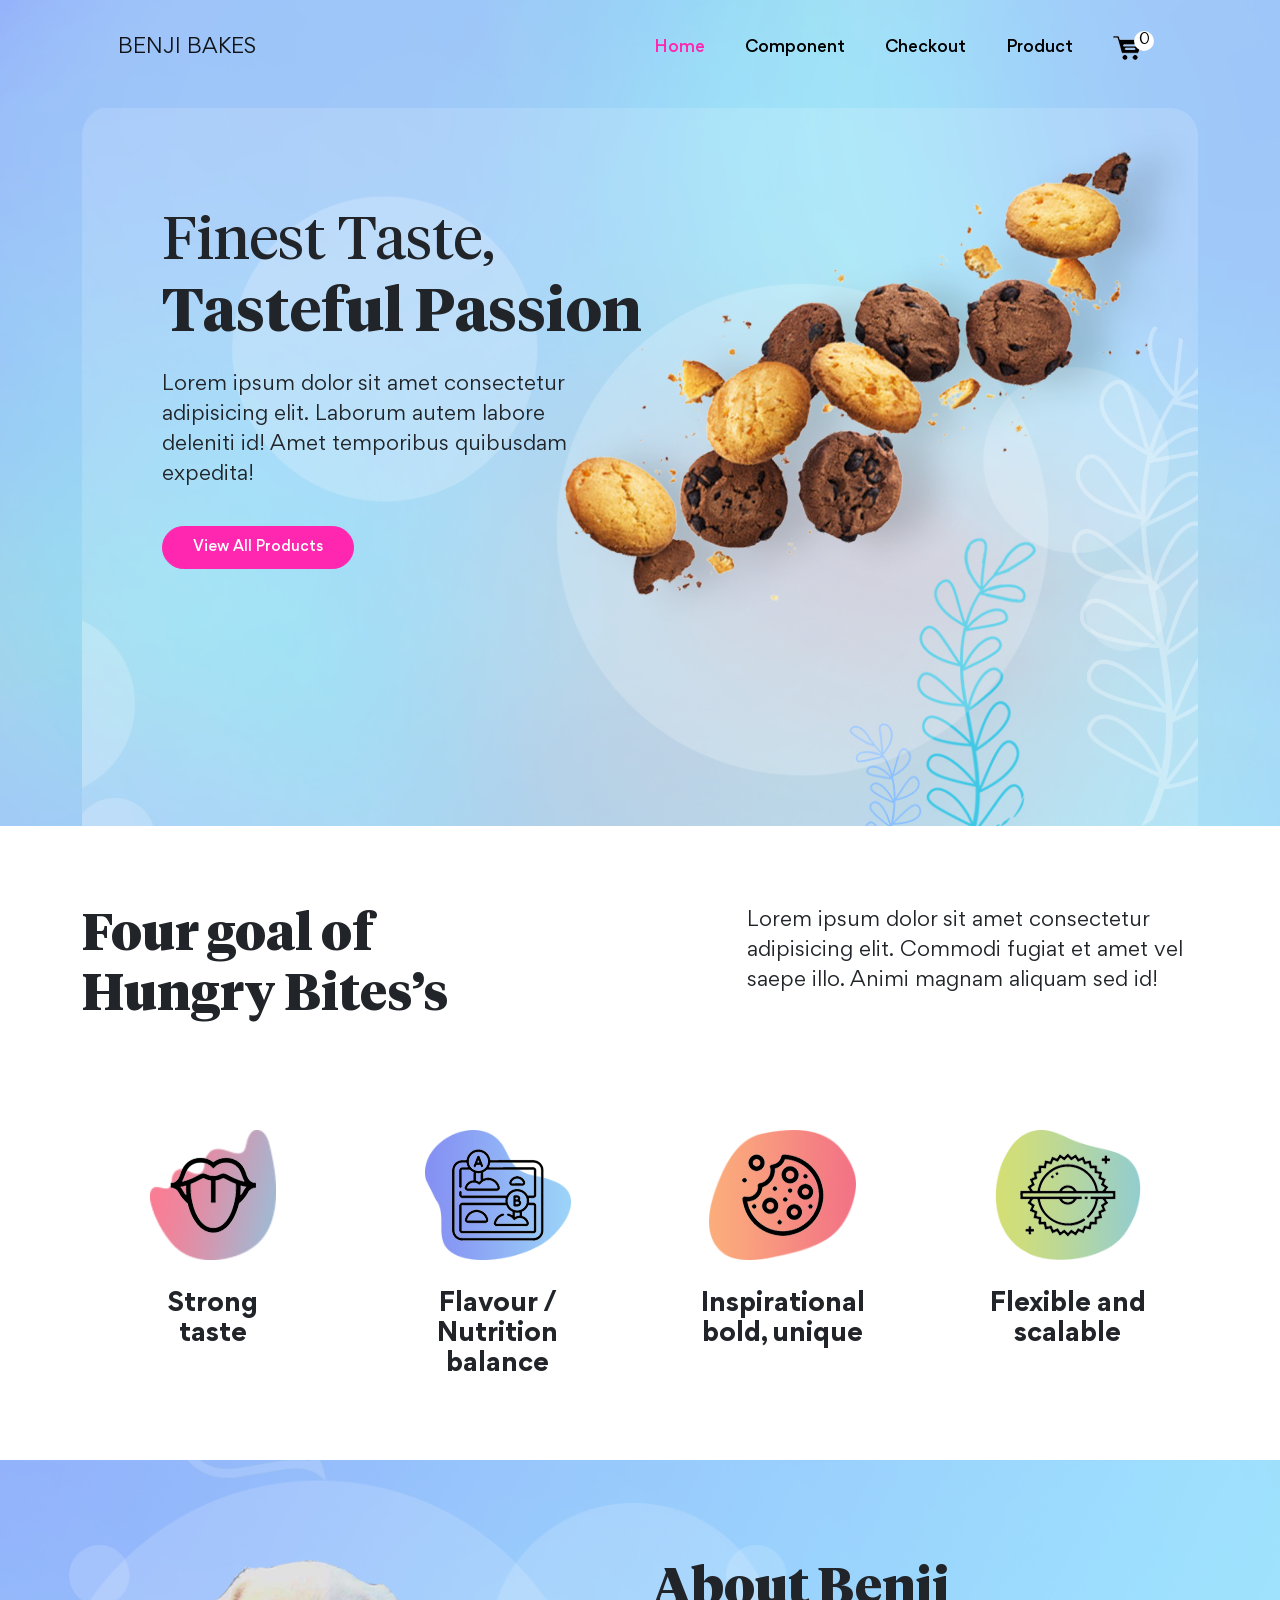
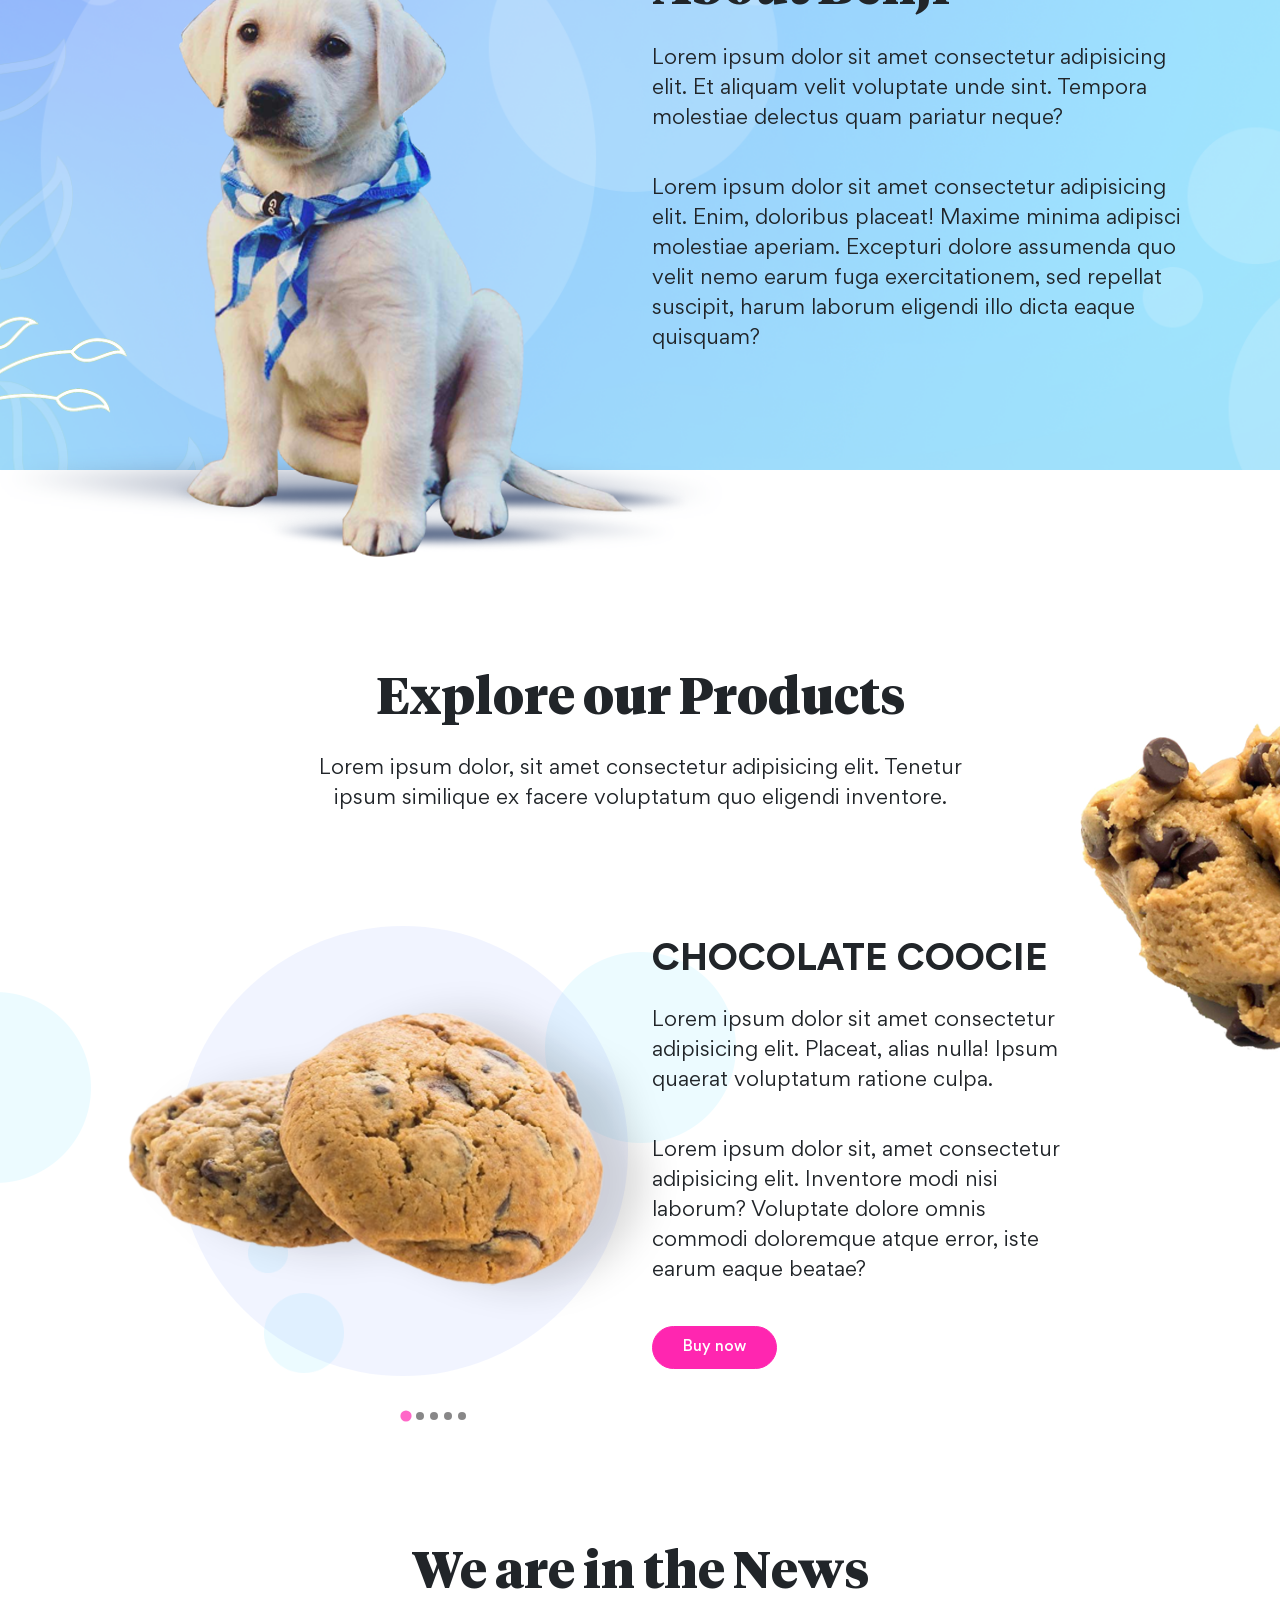
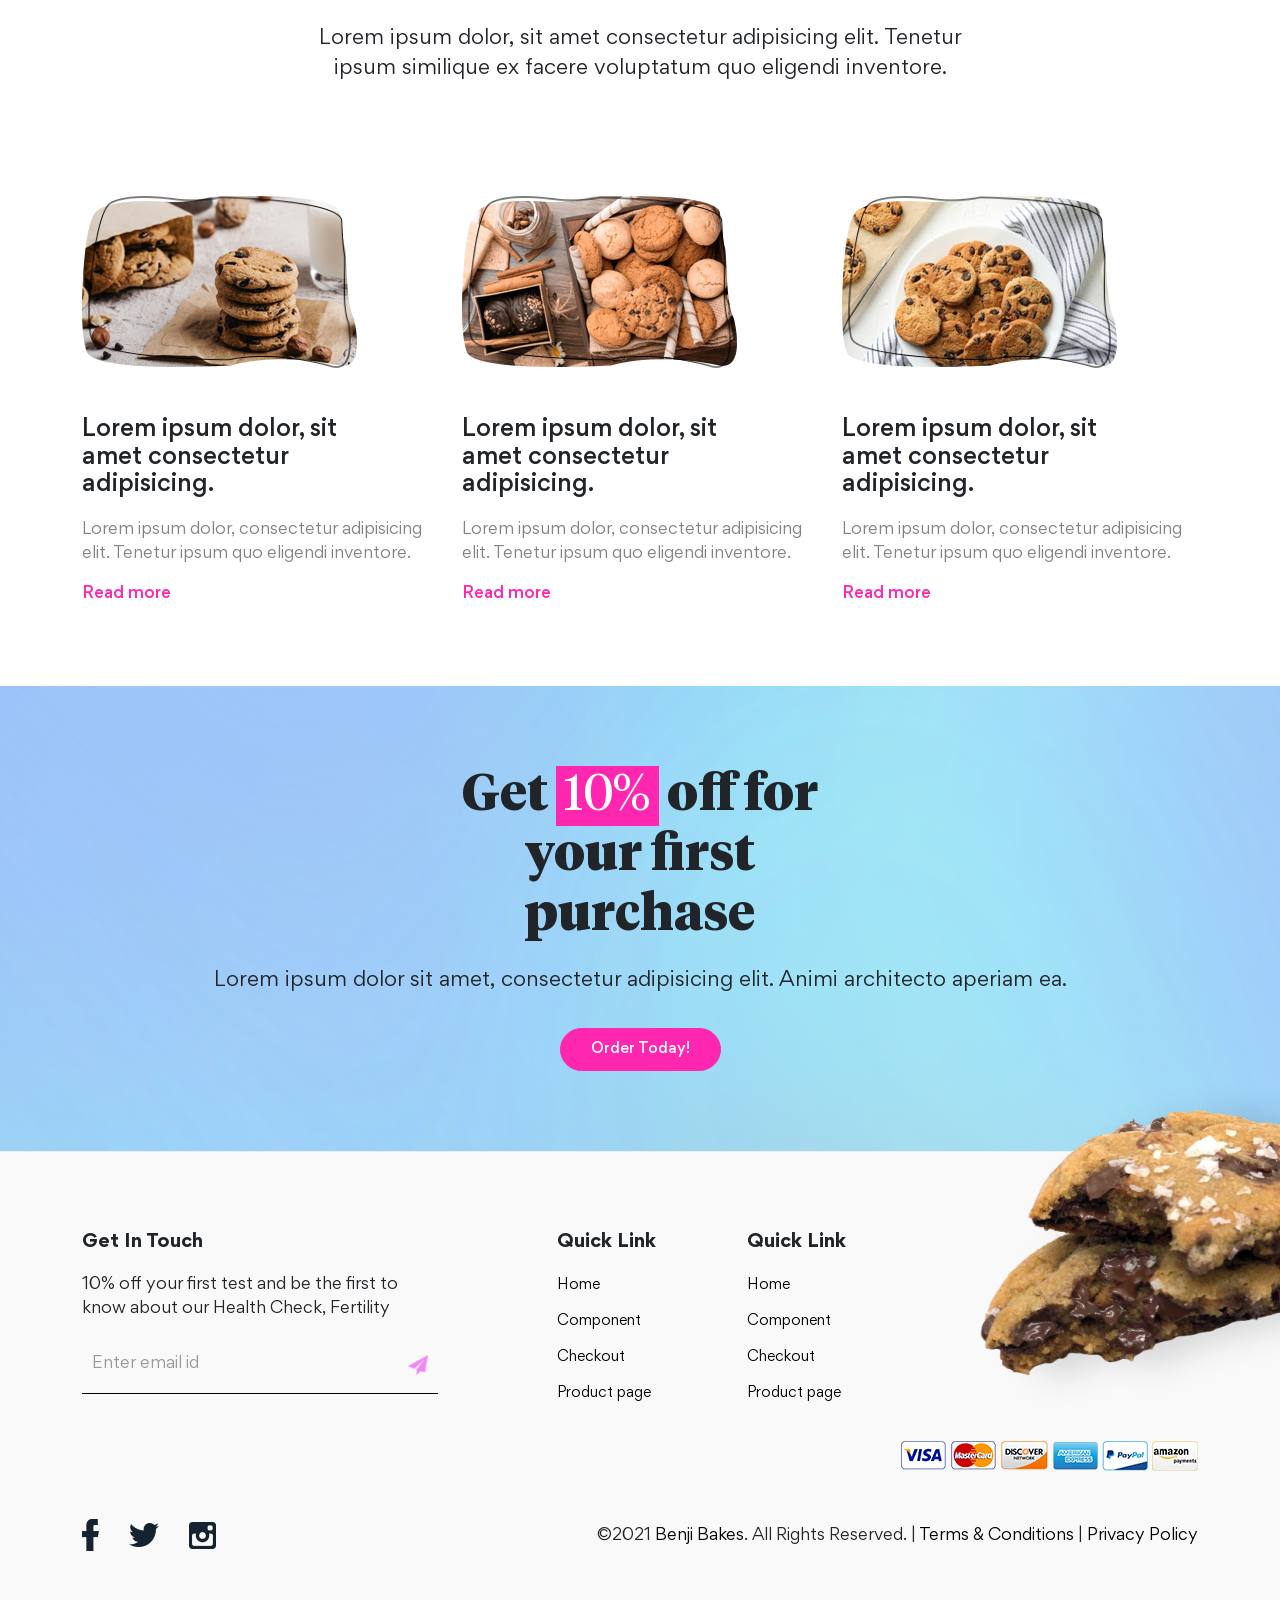
<file: index.html>
<!DOCTYPE html>
<html lang="en">

<head>
    <meta charset="utf-8">
    <meta http-equiv="X-UA-Compatible" content="IE=edge">
    <meta name="viewport" content="width=device-width, initial-scale=1">
    <meta name="description" content="Finest Taste, Tasteful Passion">
    <meta name="author" content="Benji Bakes">
    <title>Benji Bakes &#8211; Finest Taste, Tasteful Passion</title>
    <link rel="shortcut icon" href="images/favicon.ico" type="image/x-icon">

    <link rel="stylesheet" href="css/splide.min.css">
    <link rel="stylesheet" href="css/bootstrap.min.css">
    <link rel="stylesheet" href="fonts/stylesheet.css">
    <link rel="stylesheet" href="css/style.css">
    <link rel="stylesheet" href="css/responsive.css">
</head>

<body>
    <section class="hero_banner">
        <header>
            <nav class="navbar navbar-expand-lg navbar-light bg-transparent">
                <div class="container px-5">
                    <a class="navbar-brand" href="#">BENJI BAKES</a>
                    <button class="navbar-toggler" type="button" data-bs-toggle="collapse"
                        data-bs-target="#navbarSupportedContent" aria-controls="navbarSupportedContent"
                        aria-expanded="false" aria-label="Toggle navigation">
                        <span class="navbar-toggler-icon"></span>
                    </button>
                    <div class="collapse navbar-collapse" id="navbarSupportedContent">
                        <ul class="navbar-nav ms-auto mb-2 mb-lg-0">
                            <li class="nav-item">
                                <a class="nav-link active" aria-current="page" href="#">Home</a>
                            </li>
                            <li class="nav-item">
                                <a class="nav-link" href="#">Component</a>
                            </li>
                            <li class="nav-item">
                                <a class="nav-link" href="#">Checkout</a>
                            </li>
                            <li class="nav-item">
                                <a class="nav-link" href="#">Product</a>
                            </li>
                        </ul>
                        <a href="#" class="cart-icon"><img src="images/cart-icon.png" alt="icon"></a>
                    </div>
                </div>
            </nav>
        </header>

        <div class="container">
            <div class="hero">
                <div class="row">
                    <div class="col-xl-7 col-lg-8 col-12">
                        <h1>Finest Taste, <span>Tasteful Passion</span></h1>
                        <p>Lorem ipsum dolor sit amet consectetur adipisicing elit. Laborum autem labore deleniti id!
                            Amet temporibus quibusdam expedita!</p>
                        <a href="#" class="btn custom_btn">View All Products</a>
                    </div>
                    <div class="col-xl-5 col-lg-4">
                        <img src="images/hero-img.png" alt="Hero Image" class="hero-image">
                    </div>
                </div>
            </div>
        </div>
    </section>

    <section class="goals pd-60">
        <div class="container">
            <div class="row justify-content-between">
                <div class="col-lg-5 pb-lg-5 pb-3 text-sm-start text-center">
                    <h2 class="title">Four goal of <span>Hungry Bites’s</span></h2>
                </div>
                <div class="col-lg-5 text-sm-start text-center">
                    <p>Lorem ipsum dolor sit amet consectetur adipisicing elit. Commodi fugiat et amet vel saepe illo.
                        Animi magnam aliquam sed id!</p>
                </div>
                <div class="col-lg-3 col-md-6 text-center pt-5">
                    <span class="icon-wrap icon1">
                        <img src="images/icon1.png" alt="icon1">
                    </span>
                    <h6>Strong <br> taste</h6>
                </div>
                <div class="col-lg-3 col-md-6 text-center pt-5">
                    <span class="icon-wrap icon2">
                        <img src="images/icon2.png" alt="icon2">
                    </span>
                    <h6>Flavour / Nutrition balance</h6>
                </div>
                <div class="col-lg-3 col-md-6 text-center pt-5">
                    <span class="icon-wrap icon3">
                        <img src="images/icon3.png" alt="icon3">
                    </span>
                    <h6>Inspirational bold, unique</h6>
                </div>
                <div class="col-lg-3 col-md-6 text-center pt-5">
                    <span class="icon-wrap icon4">
                        <img src="images/icon4.png" alt="icon4">
                    </span>
                    <h6>Flexible and scalable</h6>
                </div>
            </div>
        </div>
    </section>

    <section class="about pd-60">
        <div class="container">
            <div class="row">
                <div class="col-md-6">
                    <img src="images/dog-image.png" alt="dog image" class="about-image">
                </div>
                <div class="col-md-6">
                    <h2 class="title mb-4">About Benji</h2>
                    <p class="pb-sm-4">Lorem ipsum dolor sit amet consectetur adipisicing elit. Et aliquam velit voluptate
                        unde sint. Tempora molestiae delectus quam pariatur neque?</p>
                    <p>Lorem ipsum dolor sit amet consectetur adipisicing elit. Enim, doloribus placeat! Maxime minima
                        adipisci molestiae aperiam. Excepturi dolore assumenda quo velit nemo earum fuga exercitationem,
                        sed repellat suscipit, harum laborum eligendi illo dicta eaque quisquam?</p>
                </div>
            </div>
        </div>
    </section>

    <section class="product pd-60">
        <div class="container">
            <div class="row">
                <div class="col-12 text-center mb-sm-5">
                    <h2 class="title mb-4">Explore our <span>Products</span></h2>
                    <p class="w-60 mx-auto">Lorem ipsum dolor, sit amet consectetur adipisicing elit.
                        Tenetur ipsum similique ex facere voluptatum quo eligendi inventore.</p>
                </div>
                <div class="col-12 mt-5">
                    <section class="splide" aria-label="Splide Basic HTML Example">
                        <div class="splide__track">
                            <ul class="splide__list">
                                <li class="splide__slide">
                                    <div class="row align-items-center">
                                        <div class="col-lg-6 text-lg-end text-center mb-lg-0 mb-4">
                                            <span class="product-tag">
                                                <img src="images/product-image.png" alt="product image"
                                                    class="product-image">
                                            </span>
                                        </div>
                                        <div class="col-lg-6 text-lg-start text-center">
                                            <h5 class="mb-4">Chocolate coocie</h5>
                                            <p class="w-75 pb-lg-4">Lorem ipsum dolor sit amet consectetur adipisicing
                                                elit. Placeat, alias nulla! Ipsum quaerat voluptatum ratione culpa.</p>
                                            <p class="w-75 pb-4">Lorem ipsum dolor sit, amet consectetur adipisicing
                                                elit.
                                                Inventore modi nisi laborum? Voluptate dolore omnis commodi doloremque
                                                atque error, iste earum eaque beatae?</p>
                                            <a href="#" class="btn custom_btn">Buy now</a>
                                        </div>
                                    </div>
                                </li>
                                <li class="splide__slide">
                                    <div class="row align-items-center">
                                        <div class="col-lg-6 text-lg-end text-center mb-lg-0 mb-4">
                                            <span class="product-tag">
                                                <img src="images/product-image.png" alt="product image"
                                                    class="product-image">
                                            </span>
                                        </div>
                                        <div class="col-lg-6 text-lg-start text-center">
                                            <h5 class="mb-4">Chocolate coocie</h5>
                                            <p class="w-75 pb-lg-4">Lorem ipsum dolor sit amet consectetur adipisicing
                                                elit. Placeat, alias nulla! Ipsum quaerat voluptatum ratione culpa.</p>
                                            <p class="w-75 pb-4">Lorem ipsum dolor sit, amet consectetur adipisicing
                                                elit.
                                                Inventore modi nisi laborum? Voluptate dolore omnis commodi doloremque
                                                atque error, iste earum eaque beatae?</p>
                                            <a href="#" class="btn custom_btn">Buy now</a>
                                        </div>
                                    </div>
                                </li>
                                <li class="splide__slide">
                                    <div class="row align-items-center">
                                        <div class="col-lg-6 text-lg-end text-center mb-lg-0 mb-4">
                                            <span class="product-tag">
                                                <img src="images/product-image.png" alt="product image"
                                                    class="product-image">
                                            </span>
                                        </div>
                                        <div class="col-lg-6 text-lg-start text-center">
                                            <h5 class="mb-4">Chocolate coocie</h5>
                                            <p class="w-75 pb-lg-4">Lorem ipsum dolor sit amet consectetur adipisicing
                                                elit. Placeat, alias nulla! Ipsum quaerat voluptatum ratione culpa.</p>
                                            <p class="w-75 pb-4">Lorem ipsum dolor sit, amet consectetur adipisicing
                                                elit.
                                                Inventore modi nisi laborum? Voluptate dolore omnis commodi doloremque
                                                atque error, iste earum eaque beatae?</p>
                                            <a href="#" class="btn custom_btn">Buy now</a>
                                        </div>
                                    </div>
                                </li>
                                <li class="splide__slide">
                                    <div class="row align-items-center">
                                        <div class="col-lg-6 text-lg-end text-center mb-lg-0 mb-4">
                                            <span class="product-tag">
                                                <img src="images/product-image.png" alt="product image"
                                                    class="product-image">
                                            </span>
                                        </div>
                                        <div class="col-lg-6 text-lg-start text-center">
                                            <h5 class="mb-4">Chocolate coocie</h5>
                                            <p class="w-75 pb-lg-4">Lorem ipsum dolor sit amet consectetur adipisicing
                                                elit. Placeat, alias nulla! Ipsum quaerat voluptatum ratione culpa.</p>
                                            <p class="w-75 pb-4">Lorem ipsum dolor sit, amet consectetur adipisicing
                                                elit.
                                                Inventore modi nisi laborum? Voluptate dolore omnis commodi doloremque
                                                atque error, iste earum eaque beatae?</p>
                                            <a href="#" class="btn custom_btn">Buy now</a>
                                        </div>
                                    </div>
                                </li>
                                <li class="splide__slide">
                                    <div class="row align-items-center">
                                        <div class="col-lg-6 text-lg-end text-center mb-lg-0 mb-4">
                                            <span class="product-tag">
                                                <img src="images/product-image.png" alt="product image"
                                                    class="product-image">
                                            </span>
                                        </div>
                                        <div class="col-lg-6 text-lg-start text-center">
                                            <h5 class="mb-4">Chocolate coocie</h5>
                                            <p class="w-75 pb-lg-4">Lorem ipsum dolor sit amet consectetur adipisicing
                                                elit. Placeat, alias nulla! Ipsum quaerat voluptatum ratione culpa.</p>
                                            <p class="w-75 pb-4">Lorem ipsum dolor sit, amet consectetur adipisicing
                                                elit.
                                                Inventore modi nisi laborum? Voluptate dolore omnis commodi doloremque
                                                atque error, iste earum eaque beatae?</p>
                                            <a href="#" class="btn custom_btn">Buy now</a>
                                        </div>
                                    </div>
                                </li>
                            </ul>
                        </div>
                    </section>
                </div>
            </div>
        </div>
    </section>

    <section class="news pd-60">
        <div class="container">
            <div class="row justify-content-center">
                <div class="col-12 text-center mb-sm-5">
                    <h2 class="title">We are in <span>the News</span></h2>
                    <p class="w-60 mx-auto">Lorem ipsum dolor, sit amet consectetur adipisicing elit.
                        Tenetur ipsum similique ex facere voluptatum quo eligendi inventore.</p>
                </div>
                <div class="col-lg-4 col-md-6 pt-5">
                    <span class="icon-wrap">
                        <img src="images/news1.png" alt="news">
                    </span>
                    <h6>Lorem ipsum dolor, sit amet consectetur adipisicing.</h6>
                    <p>Lorem ipsum dolor, consectetur adipisicing elit. Tenetur ipsum quo eligendi inventore.</p>
                    <a href="#" class="custom-link">Read more</a>
                </div>
                <div class="col-lg-4 col-md-6 pt-5">
                    <span class="icon-wrap">
                        <img src="images/news2.png" alt="news">
                    </span>
                    <h6>Lorem ipsum dolor, sit amet consectetur adipisicing.</h6>
                    <p>Lorem ipsum dolor, consectetur adipisicing elit. Tenetur ipsum quo eligendi inventore.</p>
                    <a href="#" class="custom-link">Read more</a>
                </div>
                <div class="col-lg-4 col-md-6 pt-5">
                    <span class="icon-wrap">
                        <img src="images/news3.png" alt="news">
                    </span>
                    <h6>Lorem ipsum dolor, sit amet consectetur adipisicing.</h6>
                    <p>Lorem ipsum dolor, consectetur adipisicing elit. Tenetur ipsum quo eligendi inventore.</p>
                    <a href="#" class="custom-link">Read more</a>
                </div>
            </div>
        </div>
    </section>

    <section class="purchase pd-60">
        <div class="container">
            <h2 class="title">Get <span>10%</span> off for your <span>first purchase</span></h2>
            <p class="pb-3">Lorem ipsum dolor sit amet, consectetur adipisicing elit. Animi architecto aperiam ea.</p>
            <a href="#" class="btn custom_btn">Order Today!</a>
        </div>
    </section>

    <footer class="pd-60">
        <div class="container">
            <div class="row">
                <div class="col-md-4 mb-lg-0 mb-4">
                    <h5 class="footer-title">Get In Touch</h5>
                    <p class="footer-text">10% off your first test and be the first to know about our Health Check,
                        Fertility</p>
                    <div class="email-input-wrapper">
                        <input type="email" class="footer-email-input" placeholder="Enter email id">
                        <button class="email-submit-btn"><img src="images/send.png" alt="submit"></button>
                    </div>
                </div>
                <div class="col-md-2 col-6 offset-md-1 mb-lg-0 mb-4">
                    <h5 class="footer-title">Quick Link</h5>
                    <ul class="footer-links">
                        <li><a href="#">Home</a></li>
                        <li><a href="#">Component</a></li>
                        <li><a href="#">Checkout</a></li>
                        <li><a href="#">Product page</a></li>
                    </ul>
                </div>
                <div class="col-md-2 col-6">
                    <h5 class="footer-title">Quick Link</h5>
                    <ul class="footer-links">
                        <li><a href="#">Home</a></li>
                        <li><a href="#">Component</a></li>
                        <li><a href="#">Checkout</a></li>
                        <li><a href="#">Product page</a></li>
                    </ul>
                </div>
                <div class="col-12 text-lg-end my-4">
                    <img src="images/payment-opt.png" alt="payment options" class="payment-options">
                </div>
                <div class="col-12">
                    <div class="d-flex justify-content-between align-items-baseline flex-wrap g-4">
                        <div class="social-icons mt-4">
                            <a href="#" class="social-link"><img src="images/Shape 3.png" alt=""></a>
                            <a href="#" class="social-link"><img src="images/Shape 4.png" alt=""></a>
                            <a href="#" class="social-link"><img src="images/Shape 5.png" alt=""></a>
                        </div>
                        <p class="footer-text mt-lg-0 mt-4">©2021 <a href="#">Benji Bakes</a>. All Rights Reserved.  |  <a href="#">Terms & Conditions</a>  |  <a href="#">Privacy Policy</a></p>
                    </div>
                </div>
            </div>
        </div>
        <img src="images/footer-image.png" alt="footer image" class="footer-image">
    </footer>



    <script src="js/bootstrap.bundle.min.js"></script>
    <script src="js/splide.min.js"></script>
    <script>
        var splide = new Splide('.splide');
        splide.mount();
    </script>
</body>

</html>
</file>
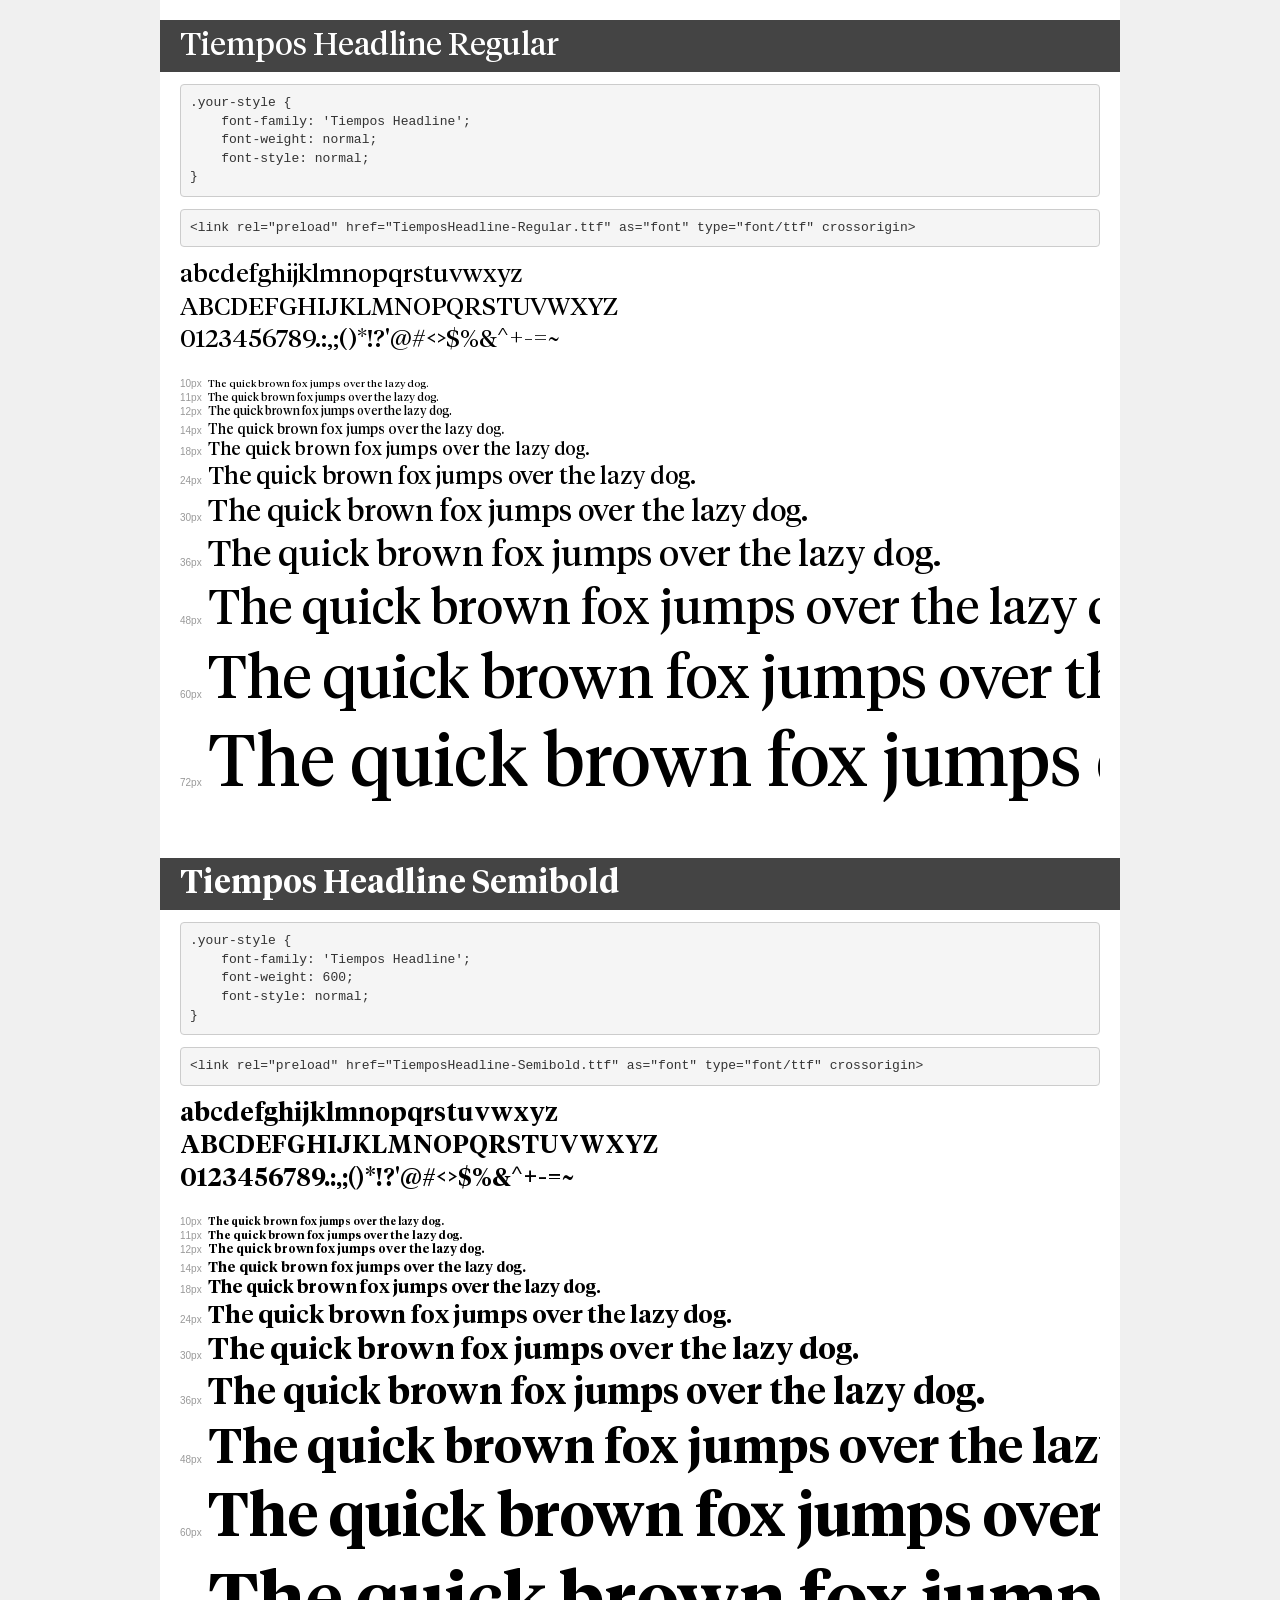
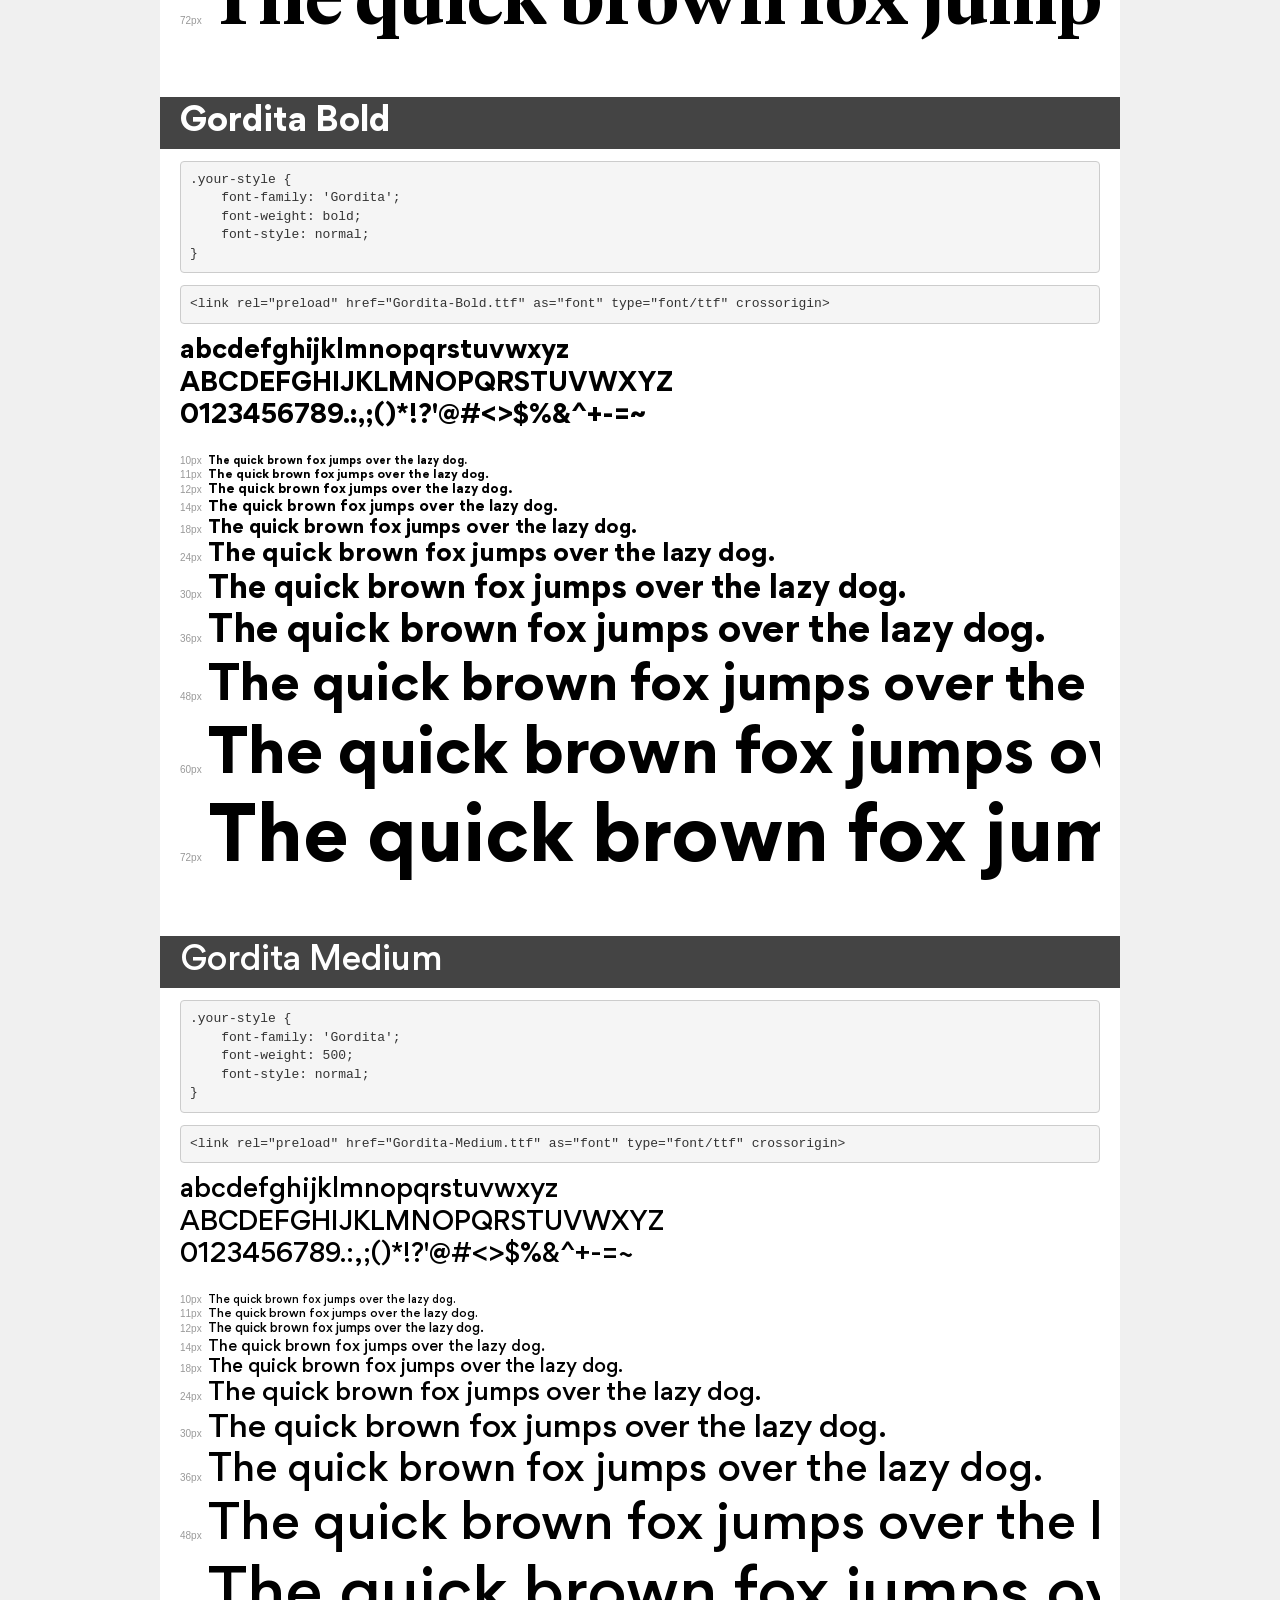
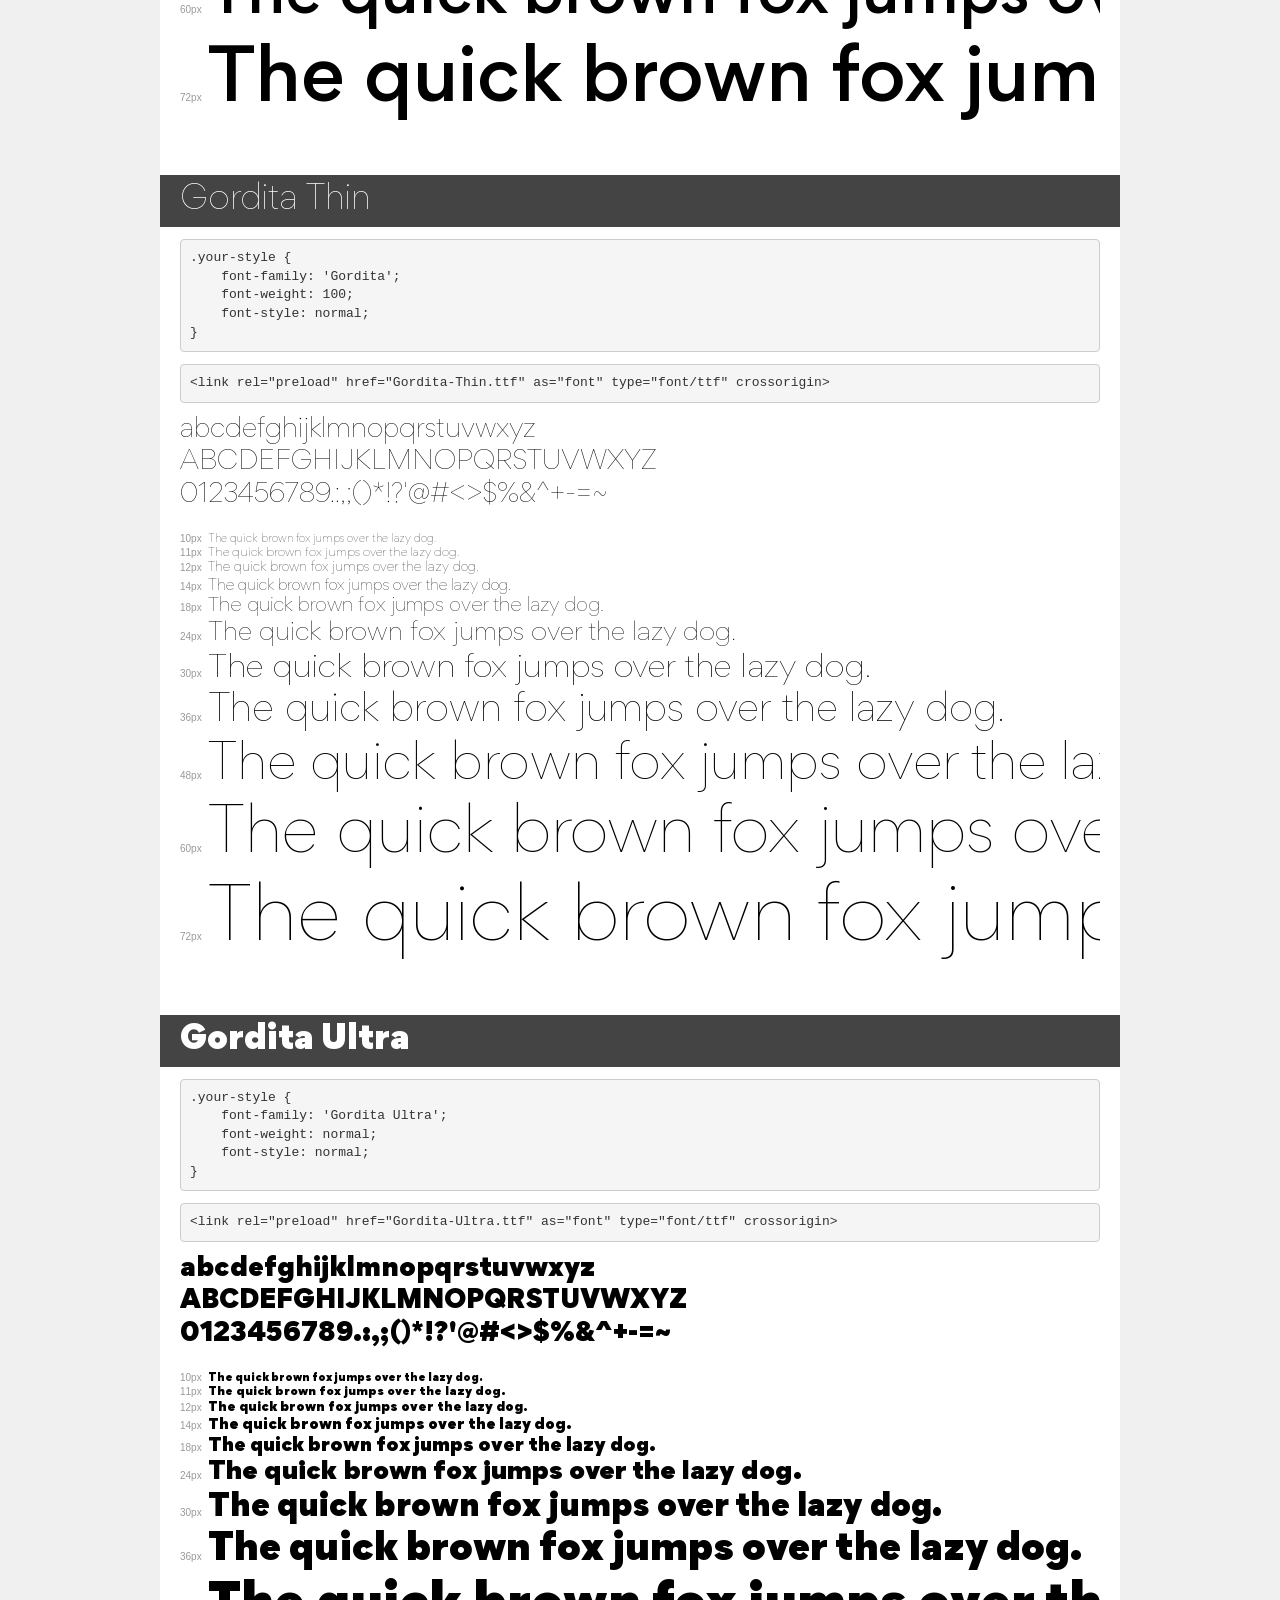
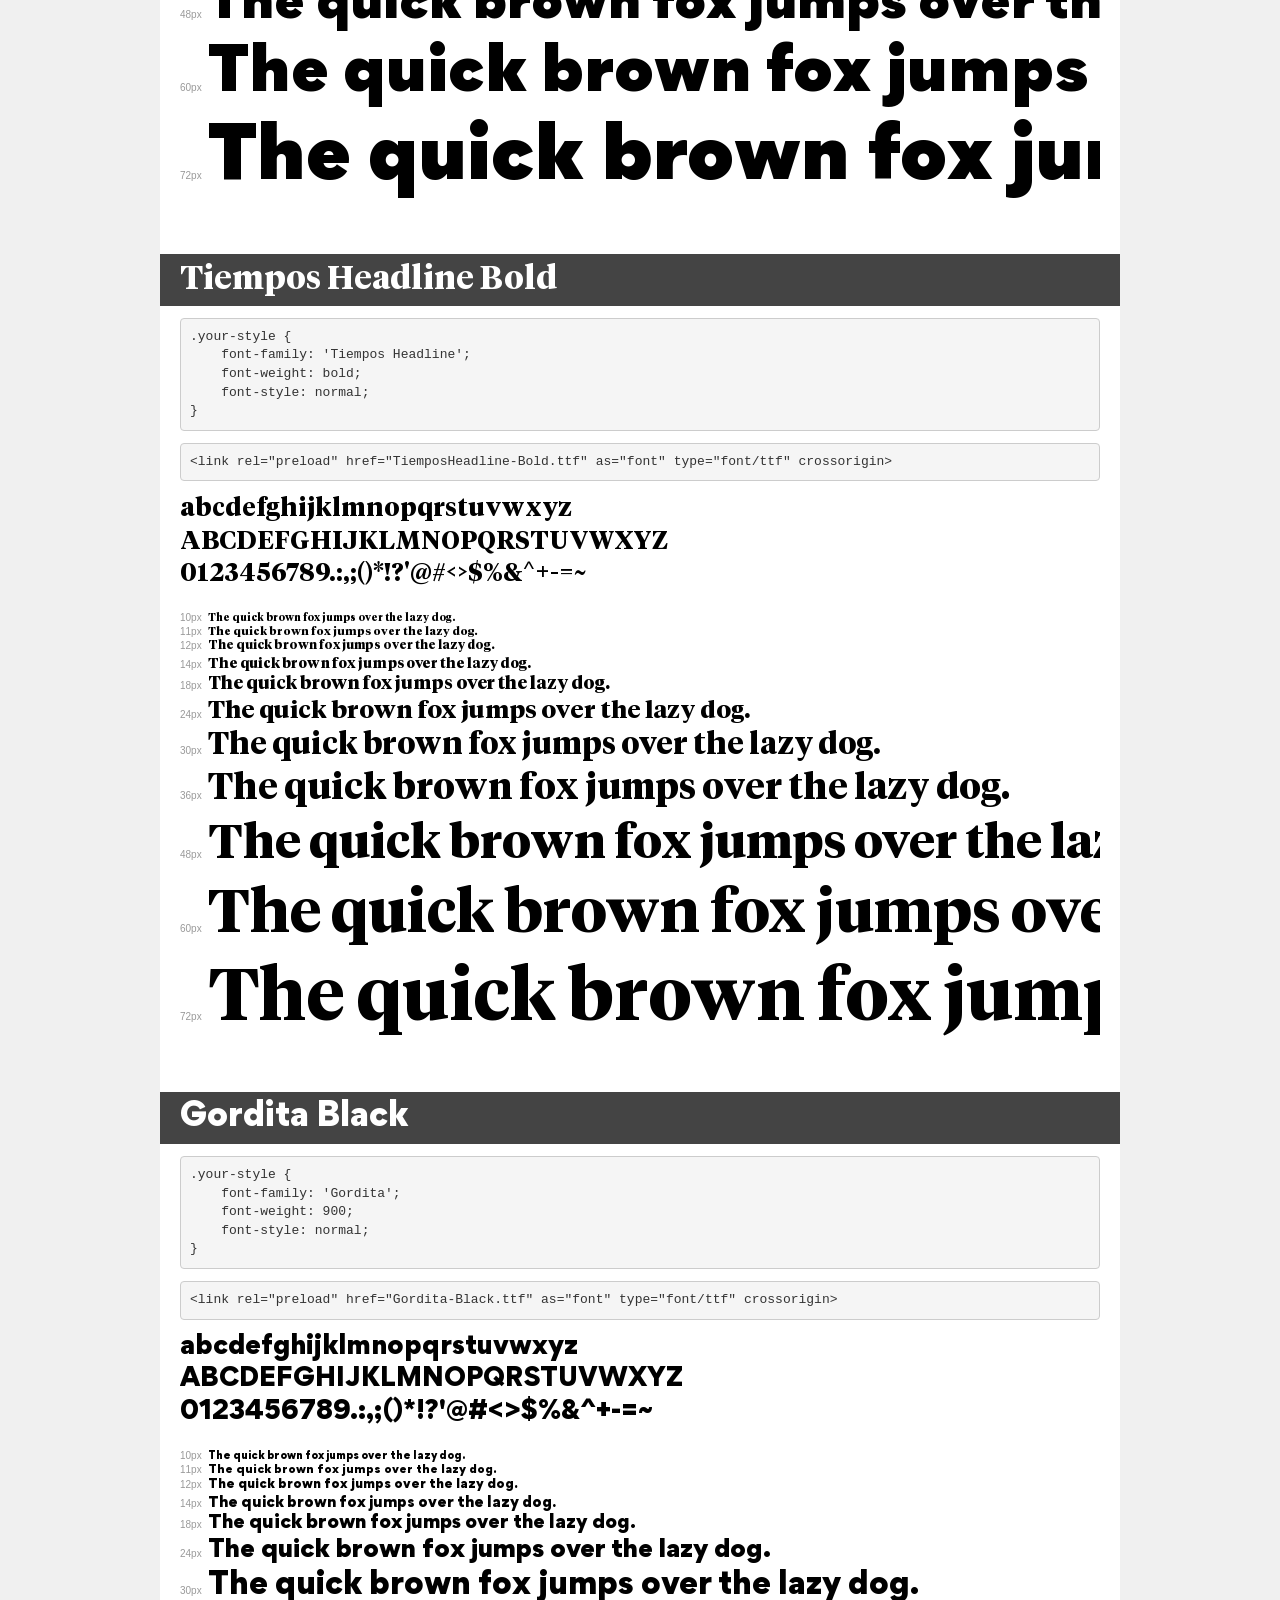
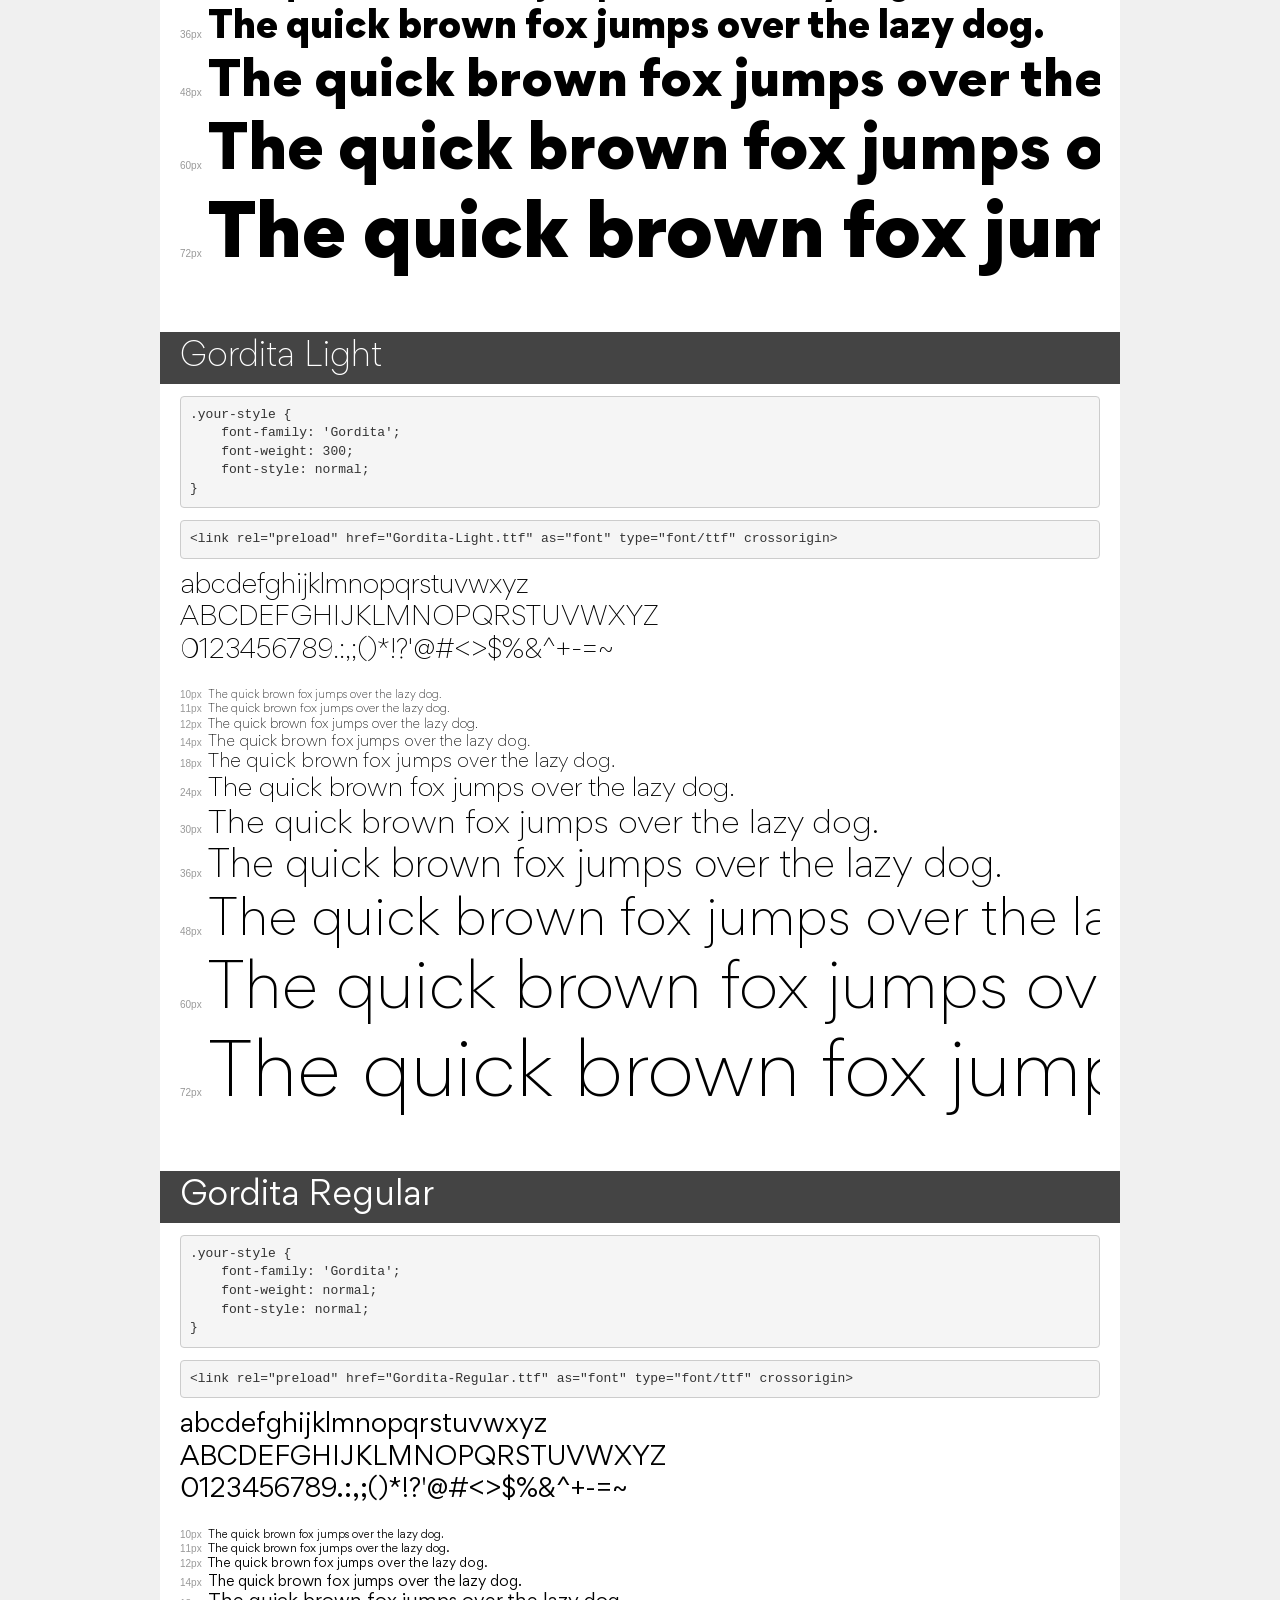
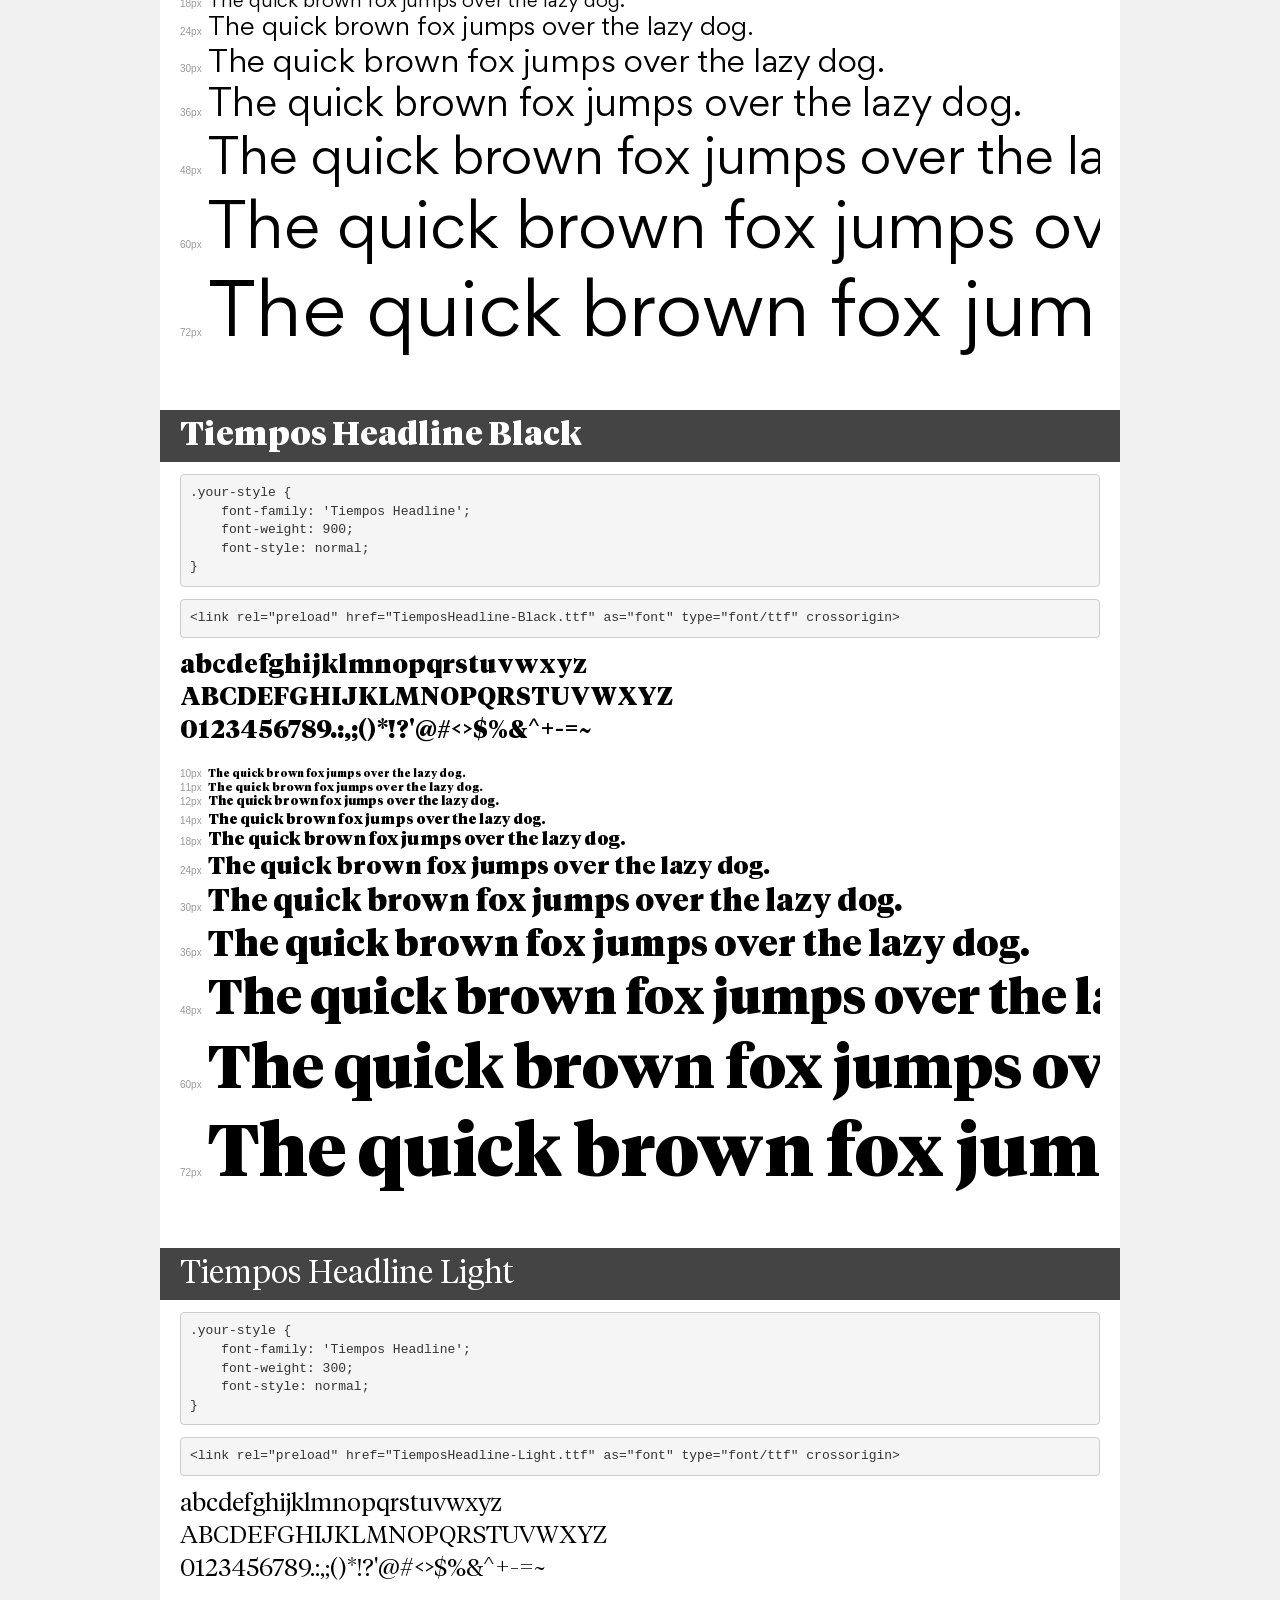
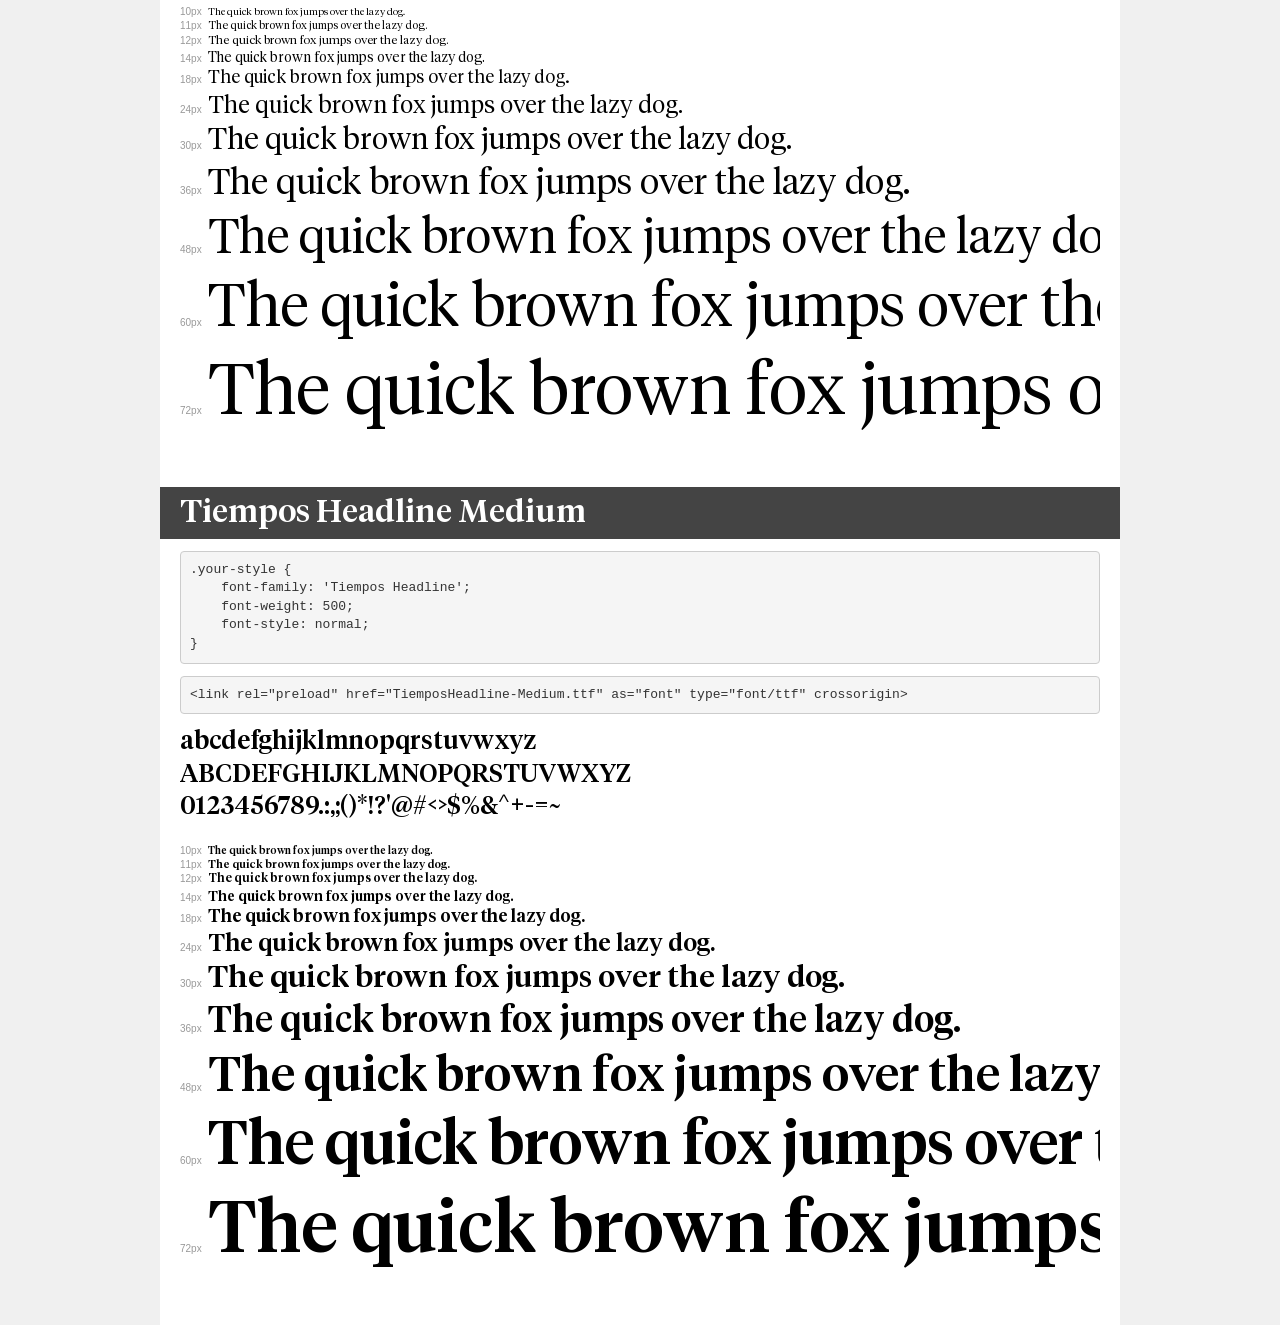
<file: fonts/demo.html>
<!DOCTYPE html>
<html lang="en">
<head>
    <meta charset="utf-8">
    <meta http-equiv="X-UA-Compatible" content="IE=edge">
    <meta name="viewport" content="width=device-width, initial-scale=1">
    <meta name="robots" content="noindex, noarchive">
    <meta name="format-detection" content="telephone=no">
    <title>Transfonter demo</title>
    <link href="stylesheet.css" rel="stylesheet">
    <style>
        /*
        http://meyerweb.com/eric/tools/css/reset/
        v2.0 | 20110126
        License: none (public domain)
        */
        html, body, div, span, applet, object, iframe,
        h1, h2, h3, h4, h5, h6, p, blockquote, pre,
        a, abbr, acronym, address, big, cite, code,
        del, dfn, em, img, ins, kbd, q, s, samp,
        small, strike, strong, sub, sup, tt, var,
        b, u, i, center,
        dl, dt, dd, ol, ul, li,
        fieldset, form, label, legend,
        table, caption, tbody, tfoot, thead, tr, th, td,
        article, aside, canvas, details, embed,
        figure, figcaption, footer, header, hgroup,
        menu, nav, output, ruby, section, summary,
        time, mark, audio, video {
            margin: 0;
            padding: 0;
            border: 0;
            font-size: 100%;
            font: inherit;
            vertical-align: baseline;
        }
        /* HTML5 display-role reset for older browsers */
        article, aside, details, figcaption, figure,
        footer, header, hgroup, menu, nav, section {
            display: block;
        }
        body {
            line-height: 1;
        }
        ol, ul {
            list-style: none;
        }
        blockquote, q {
            quotes: none;
        }
        blockquote:before, blockquote:after,
        q:before, q:after {
            content: '';
            content: none;
        }
        table {
            border-collapse: collapse;
            border-spacing: 0;
        }
        /* demo styles */
        body {
            background: #f0f0f0;
            color: #000;
        }
        .page {
            background: #fff;
            width: 920px;
            margin: 0 auto;
            padding: 20px 20px 0 20px;
            overflow: hidden;
        }
        .font-container {
            overflow-x: auto;
            overflow-y: hidden;
            margin-bottom: 40px;
            line-height: 1.3;
            white-space: nowrap;
            padding-bottom: 5px;
        }
        h1 {
            position: relative;
            background: #444;
            font-size: 32px;
            color: #fff;
            padding: 10px 20px;
            margin: 0 -20px 12px -20px;
        }
        .letters {
            font-size: 25px;
            margin-bottom: 20px;
        }
        .s10:before {
            content: '10px';
        }
        .s11:before {
            content: '11px';
        }
        .s12:before {
            content: '12px';
        }
        .s14:before {
            content: '14px';
        }
        .s18:before {
            content: '18px';
        }
        .s24:before {
            content: '24px';
        }
        .s30:before {
            content: '30px';
        }
        .s36:before {
            content: '36px';
        }
        .s48:before {
            content: '48px';
        }
        .s60:before {
            content: '60px';
        }
        .s72:before {
            content: '72px';
        }
        .s10:before, .s11:before, .s12:before, .s14:before,
        .s18:before, .s24:before, .s30:before, .s36:before,
        .s48:before, .s60:before, .s72:before {
            font-family: Arial, sans-serif;
            font-size: 10px;
            font-weight: normal;
            font-style: normal;
            color: #999;
            padding-right: 6px;
        }
        pre {
            display: block;
            padding: 9px;
            margin: 0 0 12px;
            font-family: Monaco, Menlo, Consolas, "Courier New", monospace;
            font-size: 13px;
            line-height: 1.428571429;
            color: #333;
            font-weight: normal;
            font-style: normal;
            background-color: #f5f5f5;
            border: 1px solid #ccc;
            overflow-x: auto;
            border-radius: 4px;
        }
        /* responsive */
        @media (max-width: 959px) {
            .page {
                width: auto;
                margin: 0;
            }
        }
    </style>
</head>
<body>
<div class="page">
    <div class="demo">
        <h1 style="font-family: 'Tiempos Headline'; font-weight: normal; font-style: normal;">Tiempos Headline Regular</h1>
        <pre title="Usage">.your-style {
    font-family: 'Tiempos Headline';
    font-weight: normal;
    font-style: normal;
}</pre>
        <pre title="Preload (optional)">
&lt;link rel=&quot;preload&quot; href=&quot;TiemposHeadline-Regular.ttf&quot; as=&quot;font&quot; type=&quot;font/ttf&quot; crossorigin&gt;</pre>
        <div class="font-container" style="font-family: 'Tiempos Headline'; font-weight: normal; font-style: normal;">
            <p class="letters">
                abcdefghijklmnopqrstuvwxyz<br>
ABCDEFGHIJKLMNOPQRSTUVWXYZ<br>
                0123456789.:,;()*!?'@#&lt;&gt;$%&^+-=~
            </p>
            <p class="s10" style="font-size: 10px;">The quick brown fox jumps over the lazy dog.</p>
            <p class="s11" style="font-size: 11px;">The quick brown fox jumps over the lazy dog.</p>
            <p class="s12" style="font-size: 12px;">The quick brown fox jumps over the lazy dog.</p>
            <p class="s14" style="font-size: 14px;">The quick brown fox jumps over the lazy dog.</p>
            <p class="s18" style="font-size: 18px;">The quick brown fox jumps over the lazy dog.</p>
            <p class="s24" style="font-size: 24px;">The quick brown fox jumps over the lazy dog.</p>
            <p class="s30" style="font-size: 30px;">The quick brown fox jumps over the lazy dog.</p>
            <p class="s36" style="font-size: 36px;">The quick brown fox jumps over the lazy dog.</p>
            <p class="s48" style="font-size: 48px;">The quick brown fox jumps over the lazy dog.</p>
            <p class="s60" style="font-size: 60px;">The quick brown fox jumps over the lazy dog.</p>
            <p class="s72" style="font-size: 72px;">The quick brown fox jumps over the lazy dog.</p>
        </div>
    </div>

    <div class="demo">
        <h1 style="font-family: 'Tiempos Headline'; font-weight: 600; font-style: normal;">Tiempos Headline Semibold</h1>
        <pre title="Usage">.your-style {
    font-family: 'Tiempos Headline';
    font-weight: 600;
    font-style: normal;
}</pre>
        <pre title="Preload (optional)">
&lt;link rel=&quot;preload&quot; href=&quot;TiemposHeadline-Semibold.ttf&quot; as=&quot;font&quot; type=&quot;font/ttf&quot; crossorigin&gt;</pre>
        <div class="font-container" style="font-family: 'Tiempos Headline'; font-weight: 600; font-style: normal;">
            <p class="letters">
                abcdefghijklmnopqrstuvwxyz<br>
ABCDEFGHIJKLMNOPQRSTUVWXYZ<br>
                0123456789.:,;()*!?'@#&lt;&gt;$%&^+-=~
            </p>
            <p class="s10" style="font-size: 10px;">The quick brown fox jumps over the lazy dog.</p>
            <p class="s11" style="font-size: 11px;">The quick brown fox jumps over the lazy dog.</p>
            <p class="s12" style="font-size: 12px;">The quick brown fox jumps over the lazy dog.</p>
            <p class="s14" style="font-size: 14px;">The quick brown fox jumps over the lazy dog.</p>
            <p class="s18" style="font-size: 18px;">The quick brown fox jumps over the lazy dog.</p>
            <p class="s24" style="font-size: 24px;">The quick brown fox jumps over the lazy dog.</p>
            <p class="s30" style="font-size: 30px;">The quick brown fox jumps over the lazy dog.</p>
            <p class="s36" style="font-size: 36px;">The quick brown fox jumps over the lazy dog.</p>
            <p class="s48" style="font-size: 48px;">The quick brown fox jumps over the lazy dog.</p>
            <p class="s60" style="font-size: 60px;">The quick brown fox jumps over the lazy dog.</p>
            <p class="s72" style="font-size: 72px;">The quick brown fox jumps over the lazy dog.</p>
        </div>
    </div>

    <div class="demo">
        <h1 style="font-family: 'Gordita'; font-weight: bold; font-style: normal;">Gordita Bold</h1>
        <pre title="Usage">.your-style {
    font-family: 'Gordita';
    font-weight: bold;
    font-style: normal;
}</pre>
        <pre title="Preload (optional)">
&lt;link rel=&quot;preload&quot; href=&quot;Gordita-Bold.ttf&quot; as=&quot;font&quot; type=&quot;font/ttf&quot; crossorigin&gt;</pre>
        <div class="font-container" style="font-family: 'Gordita'; font-weight: bold; font-style: normal;">
            <p class="letters">
                abcdefghijklmnopqrstuvwxyz<br>
ABCDEFGHIJKLMNOPQRSTUVWXYZ<br>
                0123456789.:,;()*!?'@#&lt;&gt;$%&^+-=~
            </p>
            <p class="s10" style="font-size: 10px;">The quick brown fox jumps over the lazy dog.</p>
            <p class="s11" style="font-size: 11px;">The quick brown fox jumps over the lazy dog.</p>
            <p class="s12" style="font-size: 12px;">The quick brown fox jumps over the lazy dog.</p>
            <p class="s14" style="font-size: 14px;">The quick brown fox jumps over the lazy dog.</p>
            <p class="s18" style="font-size: 18px;">The quick brown fox jumps over the lazy dog.</p>
            <p class="s24" style="font-size: 24px;">The quick brown fox jumps over the lazy dog.</p>
            <p class="s30" style="font-size: 30px;">The quick brown fox jumps over the lazy dog.</p>
            <p class="s36" style="font-size: 36px;">The quick brown fox jumps over the lazy dog.</p>
            <p class="s48" style="font-size: 48px;">The quick brown fox jumps over the lazy dog.</p>
            <p class="s60" style="font-size: 60px;">The quick brown fox jumps over the lazy dog.</p>
            <p class="s72" style="font-size: 72px;">The quick brown fox jumps over the lazy dog.</p>
        </div>
    </div>

    <div class="demo">
        <h1 style="font-family: 'Gordita'; font-weight: 500; font-style: normal;">Gordita Medium</h1>
        <pre title="Usage">.your-style {
    font-family: 'Gordita';
    font-weight: 500;
    font-style: normal;
}</pre>
        <pre title="Preload (optional)">
&lt;link rel=&quot;preload&quot; href=&quot;Gordita-Medium.ttf&quot; as=&quot;font&quot; type=&quot;font/ttf&quot; crossorigin&gt;</pre>
        <div class="font-container" style="font-family: 'Gordita'; font-weight: 500; font-style: normal;">
            <p class="letters">
                abcdefghijklmnopqrstuvwxyz<br>
ABCDEFGHIJKLMNOPQRSTUVWXYZ<br>
                0123456789.:,;()*!?'@#&lt;&gt;$%&^+-=~
            </p>
            <p class="s10" style="font-size: 10px;">The quick brown fox jumps over the lazy dog.</p>
            <p class="s11" style="font-size: 11px;">The quick brown fox jumps over the lazy dog.</p>
            <p class="s12" style="font-size: 12px;">The quick brown fox jumps over the lazy dog.</p>
            <p class="s14" style="font-size: 14px;">The quick brown fox jumps over the lazy dog.</p>
            <p class="s18" style="font-size: 18px;">The quick brown fox jumps over the lazy dog.</p>
            <p class="s24" style="font-size: 24px;">The quick brown fox jumps over the lazy dog.</p>
            <p class="s30" style="font-size: 30px;">The quick brown fox jumps over the lazy dog.</p>
            <p class="s36" style="font-size: 36px;">The quick brown fox jumps over the lazy dog.</p>
            <p class="s48" style="font-size: 48px;">The quick brown fox jumps over the lazy dog.</p>
            <p class="s60" style="font-size: 60px;">The quick brown fox jumps over the lazy dog.</p>
            <p class="s72" style="font-size: 72px;">The quick brown fox jumps over the lazy dog.</p>
        </div>
    </div>

    <div class="demo">
        <h1 style="font-family: 'Gordita'; font-weight: 100; font-style: normal;">Gordita Thin</h1>
        <pre title="Usage">.your-style {
    font-family: 'Gordita';
    font-weight: 100;
    font-style: normal;
}</pre>
        <pre title="Preload (optional)">
&lt;link rel=&quot;preload&quot; href=&quot;Gordita-Thin.ttf&quot; as=&quot;font&quot; type=&quot;font/ttf&quot; crossorigin&gt;</pre>
        <div class="font-container" style="font-family: 'Gordita'; font-weight: 100; font-style: normal;">
            <p class="letters">
                abcdefghijklmnopqrstuvwxyz<br>
ABCDEFGHIJKLMNOPQRSTUVWXYZ<br>
                0123456789.:,;()*!?'@#&lt;&gt;$%&^+-=~
            </p>
            <p class="s10" style="font-size: 10px;">The quick brown fox jumps over the lazy dog.</p>
            <p class="s11" style="font-size: 11px;">The quick brown fox jumps over the lazy dog.</p>
            <p class="s12" style="font-size: 12px;">The quick brown fox jumps over the lazy dog.</p>
            <p class="s14" style="font-size: 14px;">The quick brown fox jumps over the lazy dog.</p>
            <p class="s18" style="font-size: 18px;">The quick brown fox jumps over the lazy dog.</p>
            <p class="s24" style="font-size: 24px;">The quick brown fox jumps over the lazy dog.</p>
            <p class="s30" style="font-size: 30px;">The quick brown fox jumps over the lazy dog.</p>
            <p class="s36" style="font-size: 36px;">The quick brown fox jumps over the lazy dog.</p>
            <p class="s48" style="font-size: 48px;">The quick brown fox jumps over the lazy dog.</p>
            <p class="s60" style="font-size: 60px;">The quick brown fox jumps over the lazy dog.</p>
            <p class="s72" style="font-size: 72px;">The quick brown fox jumps over the lazy dog.</p>
        </div>
    </div>

    <div class="demo">
        <h1 style="font-family: 'Gordita Ultra'; font-weight: normal; font-style: normal;">Gordita Ultra</h1>
        <pre title="Usage">.your-style {
    font-family: 'Gordita Ultra';
    font-weight: normal;
    font-style: normal;
}</pre>
        <pre title="Preload (optional)">
&lt;link rel=&quot;preload&quot; href=&quot;Gordita-Ultra.ttf&quot; as=&quot;font&quot; type=&quot;font/ttf&quot; crossorigin&gt;</pre>
        <div class="font-container" style="font-family: 'Gordita Ultra'; font-weight: normal; font-style: normal;">
            <p class="letters">
                abcdefghijklmnopqrstuvwxyz<br>
ABCDEFGHIJKLMNOPQRSTUVWXYZ<br>
                0123456789.:,;()*!?'@#&lt;&gt;$%&^+-=~
            </p>
            <p class="s10" style="font-size: 10px;">The quick brown fox jumps over the lazy dog.</p>
            <p class="s11" style="font-size: 11px;">The quick brown fox jumps over the lazy dog.</p>
            <p class="s12" style="font-size: 12px;">The quick brown fox jumps over the lazy dog.</p>
            <p class="s14" style="font-size: 14px;">The quick brown fox jumps over the lazy dog.</p>
            <p class="s18" style="font-size: 18px;">The quick brown fox jumps over the lazy dog.</p>
            <p class="s24" style="font-size: 24px;">The quick brown fox jumps over the lazy dog.</p>
            <p class="s30" style="font-size: 30px;">The quick brown fox jumps over the lazy dog.</p>
            <p class="s36" style="font-size: 36px;">The quick brown fox jumps over the lazy dog.</p>
            <p class="s48" style="font-size: 48px;">The quick brown fox jumps over the lazy dog.</p>
            <p class="s60" style="font-size: 60px;">The quick brown fox jumps over the lazy dog.</p>
            <p class="s72" style="font-size: 72px;">The quick brown fox jumps over the lazy dog.</p>
        </div>
    </div>

    <div class="demo">
        <h1 style="font-family: 'Tiempos Headline'; font-weight: bold; font-style: normal;">Tiempos Headline Bold</h1>
        <pre title="Usage">.your-style {
    font-family: 'Tiempos Headline';
    font-weight: bold;
    font-style: normal;
}</pre>
        <pre title="Preload (optional)">
&lt;link rel=&quot;preload&quot; href=&quot;TiemposHeadline-Bold.ttf&quot; as=&quot;font&quot; type=&quot;font/ttf&quot; crossorigin&gt;</pre>
        <div class="font-container" style="font-family: 'Tiempos Headline'; font-weight: bold; font-style: normal;">
            <p class="letters">
                abcdefghijklmnopqrstuvwxyz<br>
ABCDEFGHIJKLMNOPQRSTUVWXYZ<br>
                0123456789.:,;()*!?'@#&lt;&gt;$%&^+-=~
            </p>
            <p class="s10" style="font-size: 10px;">The quick brown fox jumps over the lazy dog.</p>
            <p class="s11" style="font-size: 11px;">The quick brown fox jumps over the lazy dog.</p>
            <p class="s12" style="font-size: 12px;">The quick brown fox jumps over the lazy dog.</p>
            <p class="s14" style="font-size: 14px;">The quick brown fox jumps over the lazy dog.</p>
            <p class="s18" style="font-size: 18px;">The quick brown fox jumps over the lazy dog.</p>
            <p class="s24" style="font-size: 24px;">The quick brown fox jumps over the lazy dog.</p>
            <p class="s30" style="font-size: 30px;">The quick brown fox jumps over the lazy dog.</p>
            <p class="s36" style="font-size: 36px;">The quick brown fox jumps over the lazy dog.</p>
            <p class="s48" style="font-size: 48px;">The quick brown fox jumps over the lazy dog.</p>
            <p class="s60" style="font-size: 60px;">The quick brown fox jumps over the lazy dog.</p>
            <p class="s72" style="font-size: 72px;">The quick brown fox jumps over the lazy dog.</p>
        </div>
    </div>

    <div class="demo">
        <h1 style="font-family: 'Gordita'; font-weight: 900; font-style: normal;">Gordita Black</h1>
        <pre title="Usage">.your-style {
    font-family: 'Gordita';
    font-weight: 900;
    font-style: normal;
}</pre>
        <pre title="Preload (optional)">
&lt;link rel=&quot;preload&quot; href=&quot;Gordita-Black.ttf&quot; as=&quot;font&quot; type=&quot;font/ttf&quot; crossorigin&gt;</pre>
        <div class="font-container" style="font-family: 'Gordita'; font-weight: 900; font-style: normal;">
            <p class="letters">
                abcdefghijklmnopqrstuvwxyz<br>
ABCDEFGHIJKLMNOPQRSTUVWXYZ<br>
                0123456789.:,;()*!?'@#&lt;&gt;$%&^+-=~
            </p>
            <p class="s10" style="font-size: 10px;">The quick brown fox jumps over the lazy dog.</p>
            <p class="s11" style="font-size: 11px;">The quick brown fox jumps over the lazy dog.</p>
            <p class="s12" style="font-size: 12px;">The quick brown fox jumps over the lazy dog.</p>
            <p class="s14" style="font-size: 14px;">The quick brown fox jumps over the lazy dog.</p>
            <p class="s18" style="font-size: 18px;">The quick brown fox jumps over the lazy dog.</p>
            <p class="s24" style="font-size: 24px;">The quick brown fox jumps over the lazy dog.</p>
            <p class="s30" style="font-size: 30px;">The quick brown fox jumps over the lazy dog.</p>
            <p class="s36" style="font-size: 36px;">The quick brown fox jumps over the lazy dog.</p>
            <p class="s48" style="font-size: 48px;">The quick brown fox jumps over the lazy dog.</p>
            <p class="s60" style="font-size: 60px;">The quick brown fox jumps over the lazy dog.</p>
            <p class="s72" style="font-size: 72px;">The quick brown fox jumps over the lazy dog.</p>
        </div>
    </div>

    <div class="demo">
        <h1 style="font-family: 'Gordita'; font-weight: 300; font-style: normal;">Gordita Light</h1>
        <pre title="Usage">.your-style {
    font-family: 'Gordita';
    font-weight: 300;
    font-style: normal;
}</pre>
        <pre title="Preload (optional)">
&lt;link rel=&quot;preload&quot; href=&quot;Gordita-Light.ttf&quot; as=&quot;font&quot; type=&quot;font/ttf&quot; crossorigin&gt;</pre>
        <div class="font-container" style="font-family: 'Gordita'; font-weight: 300; font-style: normal;">
            <p class="letters">
                abcdefghijklmnopqrstuvwxyz<br>
ABCDEFGHIJKLMNOPQRSTUVWXYZ<br>
                0123456789.:,;()*!?'@#&lt;&gt;$%&^+-=~
            </p>
            <p class="s10" style="font-size: 10px;">The quick brown fox jumps over the lazy dog.</p>
            <p class="s11" style="font-size: 11px;">The quick brown fox jumps over the lazy dog.</p>
            <p class="s12" style="font-size: 12px;">The quick brown fox jumps over the lazy dog.</p>
            <p class="s14" style="font-size: 14px;">The quick brown fox jumps over the lazy dog.</p>
            <p class="s18" style="font-size: 18px;">The quick brown fox jumps over the lazy dog.</p>
            <p class="s24" style="font-size: 24px;">The quick brown fox jumps over the lazy dog.</p>
            <p class="s30" style="font-size: 30px;">The quick brown fox jumps over the lazy dog.</p>
            <p class="s36" style="font-size: 36px;">The quick brown fox jumps over the lazy dog.</p>
            <p class="s48" style="font-size: 48px;">The quick brown fox jumps over the lazy dog.</p>
            <p class="s60" style="font-size: 60px;">The quick brown fox jumps over the lazy dog.</p>
            <p class="s72" style="font-size: 72px;">The quick brown fox jumps over the lazy dog.</p>
        </div>
    </div>

    <div class="demo">
        <h1 style="font-family: 'Gordita'; font-weight: normal; font-style: normal;">Gordita Regular</h1>
        <pre title="Usage">.your-style {
    font-family: 'Gordita';
    font-weight: normal;
    font-style: normal;
}</pre>
        <pre title="Preload (optional)">
&lt;link rel=&quot;preload&quot; href=&quot;Gordita-Regular.ttf&quot; as=&quot;font&quot; type=&quot;font/ttf&quot; crossorigin&gt;</pre>
        <div class="font-container" style="font-family: 'Gordita'; font-weight: normal; font-style: normal;">
            <p class="letters">
                abcdefghijklmnopqrstuvwxyz<br>
ABCDEFGHIJKLMNOPQRSTUVWXYZ<br>
                0123456789.:,;()*!?'@#&lt;&gt;$%&^+-=~
            </p>
            <p class="s10" style="font-size: 10px;">The quick brown fox jumps over the lazy dog.</p>
            <p class="s11" style="font-size: 11px;">The quick brown fox jumps over the lazy dog.</p>
            <p class="s12" style="font-size: 12px;">The quick brown fox jumps over the lazy dog.</p>
            <p class="s14" style="font-size: 14px;">The quick brown fox jumps over the lazy dog.</p>
            <p class="s18" style="font-size: 18px;">The quick brown fox jumps over the lazy dog.</p>
            <p class="s24" style="font-size: 24px;">The quick brown fox jumps over the lazy dog.</p>
            <p class="s30" style="font-size: 30px;">The quick brown fox jumps over the lazy dog.</p>
            <p class="s36" style="font-size: 36px;">The quick brown fox jumps over the lazy dog.</p>
            <p class="s48" style="font-size: 48px;">The quick brown fox jumps over the lazy dog.</p>
            <p class="s60" style="font-size: 60px;">The quick brown fox jumps over the lazy dog.</p>
            <p class="s72" style="font-size: 72px;">The quick brown fox jumps over the lazy dog.</p>
        </div>
    </div>

    <div class="demo">
        <h1 style="font-family: 'Tiempos Headline'; font-weight: 900; font-style: normal;">Tiempos Headline Black</h1>
        <pre title="Usage">.your-style {
    font-family: 'Tiempos Headline';
    font-weight: 900;
    font-style: normal;
}</pre>
        <pre title="Preload (optional)">
&lt;link rel=&quot;preload&quot; href=&quot;TiemposHeadline-Black.ttf&quot; as=&quot;font&quot; type=&quot;font/ttf&quot; crossorigin&gt;</pre>
        <div class="font-container" style="font-family: 'Tiempos Headline'; font-weight: 900; font-style: normal;">
            <p class="letters">
                abcdefghijklmnopqrstuvwxyz<br>
ABCDEFGHIJKLMNOPQRSTUVWXYZ<br>
                0123456789.:,;()*!?'@#&lt;&gt;$%&^+-=~
            </p>
            <p class="s10" style="font-size: 10px;">The quick brown fox jumps over the lazy dog.</p>
            <p class="s11" style="font-size: 11px;">The quick brown fox jumps over the lazy dog.</p>
            <p class="s12" style="font-size: 12px;">The quick brown fox jumps over the lazy dog.</p>
            <p class="s14" style="font-size: 14px;">The quick brown fox jumps over the lazy dog.</p>
            <p class="s18" style="font-size: 18px;">The quick brown fox jumps over the lazy dog.</p>
            <p class="s24" style="font-size: 24px;">The quick brown fox jumps over the lazy dog.</p>
            <p class="s30" style="font-size: 30px;">The quick brown fox jumps over the lazy dog.</p>
            <p class="s36" style="font-size: 36px;">The quick brown fox jumps over the lazy dog.</p>
            <p class="s48" style="font-size: 48px;">The quick brown fox jumps over the lazy dog.</p>
            <p class="s60" style="font-size: 60px;">The quick brown fox jumps over the lazy dog.</p>
            <p class="s72" style="font-size: 72px;">The quick brown fox jumps over the lazy dog.</p>
        </div>
    </div>

    <div class="demo">
        <h1 style="font-family: 'Tiempos Headline'; font-weight: 300; font-style: normal;">Tiempos Headline Light</h1>
        <pre title="Usage">.your-style {
    font-family: 'Tiempos Headline';
    font-weight: 300;
    font-style: normal;
}</pre>
        <pre title="Preload (optional)">
&lt;link rel=&quot;preload&quot; href=&quot;TiemposHeadline-Light.ttf&quot; as=&quot;font&quot; type=&quot;font/ttf&quot; crossorigin&gt;</pre>
        <div class="font-container" style="font-family: 'Tiempos Headline'; font-weight: 300; font-style: normal;">
            <p class="letters">
                abcdefghijklmnopqrstuvwxyz<br>
ABCDEFGHIJKLMNOPQRSTUVWXYZ<br>
                0123456789.:,;()*!?'@#&lt;&gt;$%&^+-=~
            </p>
            <p class="s10" style="font-size: 10px;">The quick brown fox jumps over the lazy dog.</p>
            <p class="s11" style="font-size: 11px;">The quick brown fox jumps over the lazy dog.</p>
            <p class="s12" style="font-size: 12px;">The quick brown fox jumps over the lazy dog.</p>
            <p class="s14" style="font-size: 14px;">The quick brown fox jumps over the lazy dog.</p>
            <p class="s18" style="font-size: 18px;">The quick brown fox jumps over the lazy dog.</p>
            <p class="s24" style="font-size: 24px;">The quick brown fox jumps over the lazy dog.</p>
            <p class="s30" style="font-size: 30px;">The quick brown fox jumps over the lazy dog.</p>
            <p class="s36" style="font-size: 36px;">The quick brown fox jumps over the lazy dog.</p>
            <p class="s48" style="font-size: 48px;">The quick brown fox jumps over the lazy dog.</p>
            <p class="s60" style="font-size: 60px;">The quick brown fox jumps over the lazy dog.</p>
            <p class="s72" style="font-size: 72px;">The quick brown fox jumps over the lazy dog.</p>
        </div>
    </div>

    <div class="demo">
        <h1 style="font-family: 'Tiempos Headline'; font-weight: 500; font-style: normal;">Tiempos Headline Medium</h1>
        <pre title="Usage">.your-style {
    font-family: 'Tiempos Headline';
    font-weight: 500;
    font-style: normal;
}</pre>
        <pre title="Preload (optional)">
&lt;link rel=&quot;preload&quot; href=&quot;TiemposHeadline-Medium.ttf&quot; as=&quot;font&quot; type=&quot;font/ttf&quot; crossorigin&gt;</pre>
        <div class="font-container" style="font-family: 'Tiempos Headline'; font-weight: 500; font-style: normal;">
            <p class="letters">
                abcdefghijklmnopqrstuvwxyz<br>
ABCDEFGHIJKLMNOPQRSTUVWXYZ<br>
                0123456789.:,;()*!?'@#&lt;&gt;$%&^+-=~
            </p>
            <p class="s10" style="font-size: 10px;">The quick brown fox jumps over the lazy dog.</p>
            <p class="s11" style="font-size: 11px;">The quick brown fox jumps over the lazy dog.</p>
            <p class="s12" style="font-size: 12px;">The quick brown fox jumps over the lazy dog.</p>
            <p class="s14" style="font-size: 14px;">The quick brown fox jumps over the lazy dog.</p>
            <p class="s18" style="font-size: 18px;">The quick brown fox jumps over the lazy dog.</p>
            <p class="s24" style="font-size: 24px;">The quick brown fox jumps over the lazy dog.</p>
            <p class="s30" style="font-size: 30px;">The quick brown fox jumps over the lazy dog.</p>
            <p class="s36" style="font-size: 36px;">The quick brown fox jumps over the lazy dog.</p>
            <p class="s48" style="font-size: 48px;">The quick brown fox jumps over the lazy dog.</p>
            <p class="s60" style="font-size: 60px;">The quick brown fox jumps over the lazy dog.</p>
            <p class="s72" style="font-size: 72px;">The quick brown fox jumps over the lazy dog.</p>
        </div>
    </div>

</div>
</body>
</html>
</file>
<file: fonts/stylesheet.css>
@font-face {
    font-family: 'Tiempos Headline';
    src: url('TiemposHeadline-Regular.ttf') format('truetype');
    font-weight: normal;
    font-style: normal;
    font-display: swap;
}

@font-face {
    font-family: 'Tiempos Headline';
    src: url('TiemposHeadline-Semibold.ttf') format('truetype');
    font-weight: 600;
    font-style: normal;
    font-display: swap;
}

@font-face {
    font-family: 'Gordita';
    src: url('Gordita-Bold.ttf') format('truetype');
    font-weight: bold;
    font-style: normal;
    font-display: swap;
}

@font-face {
    font-family: 'Gordita';
    src: url('Gordita-Medium.ttf') format('truetype');
    font-weight: 500;
    font-style: normal;
    font-display: swap;
}

@font-face {
    font-family: 'Gordita';
    src: url('Gordita-Thin.ttf') format('truetype');
    font-weight: 100;
    font-style: normal;
    font-display: swap;
}

@font-face {
    font-family: 'Gordita Ultra';
    src: url('Gordita-Ultra.ttf') format('truetype');
    font-weight: normal;
    font-style: normal;
    font-display: swap;
}

@font-face {
    font-family: 'Tiempos Headline';
    src: url('TiemposHeadline-Bold.ttf') format('truetype');
    font-weight: bold;
    font-style: normal;
    font-display: swap;
}

@font-face {
    font-family: 'Gordita';
    src: url('Gordita-Black.ttf') format('truetype');
    font-weight: 900;
    font-style: normal;
    font-display: swap;
}

@font-face {
    font-family: 'Gordita';
    src: url('Gordita-Light.ttf') format('truetype');
    font-weight: 300;
    font-style: normal;
    font-display: swap;
}

@font-face {
    font-family: 'Gordita';
    src: url('Gordita-Regular.ttf') format('truetype');
    font-weight: normal;
    font-style: normal;
    font-display: swap;
}

@font-face {
    font-family: 'Tiempos Headline';
    src: url('TiemposHeadline-Black.ttf') format('truetype');
    font-weight: 900;
    font-style: normal;
    font-display: swap;
}

@font-face {
    font-family: 'Tiempos Headline';
    src: url('TiemposHeadline-Light.ttf') format('truetype');
    font-weight: 300;
    font-style: normal;
    font-display: swap;
}

@font-face {
    font-family: 'Tiempos Headline';
    src: url('TiemposHeadline-Medium.ttf') format('truetype');
    font-weight: 500;
    font-style: normal;
    font-display: swap;
}
</file>
<file: css/style.css>
:root{
    --primary-color: #9fc5f8;
    --secondary-color: #ff26b0;
    --heading-font: 'Tiempos Headline';
    --body-font: 'Gordita';
}

body {
    font-family: var(--body-font);
    margin: 0;
}
h1, h2, h3, h4, h5, h6{
    font-family: var(--heading-font);
}
p{
    font-size: 20px;
}
.btn:focus{
    box-shadow: none;
}

header{
    padding: 20px 0 30px;
}

.nav-item .nav-link{
    color: #000 !important;
    padding: 0 20px !important;
    font-weight: 500;
    
    &:hover{
        color: var(--secondary-color) !important;
    }
}
.nav-item .nav-link.active{
    color: var(--secondary-color) !important;
}
.cart-icon{
    padding: 0 20px;
    position: relative;
    color: #000;

    &::after{
        content: "0";
        font-size: 14px;
        background-color: #fff;
        position: absolute;
        top: -5px;
        left: 60%;
        border-radius: 50%;
        width: 20px;
        height: 20px;
        padding: 5px;
        display: flex;
        align-items: center;
        justify-content: center;
    }
}

.hero_banner{
    background: url('../images/herobg.png') no-repeat center center, var(--primary-color);
    background-size: cover;
    background-attachment: fixed;
}

.hero{
    border-radius: 30px 30px 0 0;
    padding: 100px 80px 200px;
    height: 80vh;
    position: relative;
    background-image: url(../images/bg_shape.png), url(../images/bg1_shape.png);
    background-repeat: no-repeat;
    background-size: 100% 750px, auto 600px;
    background-position: right bottom;
}

.hero h1{
    font-size: 80px;
    margin-bottom: 20px;
    font-weight: 400;
}

.hero span{
    font-weight: 700;
}

.hero p{
    width: 80%;
    padding-bottom: 20px;
}

.custom_btn{
    background-color: var(--secondary-color);
    border: 1px solid var(--secondary-color);
    color: #fff;
    padding: 10px 30px;
    border-radius: 25px;
    font-weight: 500;
    font-size: 14px;
    -webkit-transition: background-color 0.3s ease;
    -moz-transition: background-color 0.3s ease;
    transition: background-color 0.3s ease;
    display: inline-block;
    cursor: pointer;
}

.custom_btn:hover{
    background-color: #fff;
    color: var(--secondary-color);
}

.hero-image{
    -webkit-box-sizing: border-box;
    -moz-box-sizing: border-box;
    box-sizing: border-box;
    -o-object-fit: contain;
    object-fit: contain;
    position: absolute;
    right: 0;
    top: 20px;
    width: auto;
    height: auto;
}

.pd-60{
    padding: 80px 0;
}

.title{
    font-size: 60px;
    font-weight: 900;
}

.title span{
    font-weight: 900;
}

.goals h6{
    font-family: var(--body-font);
    font-size: 25px;
    font-weight: 600;
    margin: 0 35px;
}

.goals .icon-wrap{
    display: inline-block;
    position: relative;
    width: 150px;
    height: 130px;
    display: -webkit-flex;
    display: flex;
    -webkit-align-items: center;
    align-items: center;
    -webkit-justify-content: center;
    justify-content: center;
    margin: auto;
    margin-bottom: 30px;
}

.goals .icon-wrap::after{
    content: "";
    position: absolute;
    top: 50%;
    left: 50%;
    -webkit-transform: translate(-50%, -50%);
    -moz-transform: translate(-50%, -50%);
    -ms-transform: translate(-50%, -50%);
    transform: translate(-50%, -50%);
    width: 100%;
    height: 100%;
    background-size: contain;
    background-repeat: no-repeat;
    background-position: center;
    z-index: -1;
}
.icon1::after{
    background-image: url(../images/object1.png);
}

.icon2::after{
    background-image: url(../images/object2.png);
}

.icon3::after{
    background-image: url(../images/object3.png);
}

.icon4::after{
    background-image: url(../images/object4.png);
}

.about{
    background: url(../images/about-bg.png) no-repeat center center, var(--primary-color);
    background-size: cover;
    position: relative;
    padding: 100px 0;
}

.about-image{
    position: absolute;
    max-width: 100%;
    height: auto;
}

.product{
    padding-top: 200px;
    background-image: url(../images/product-bg.png), url(../images/product-shape.png), url(../images/product-shape.png), url(../images/product-shape.png), url(../images/product-shape.png);
    background-repeat: no-repeat;
    background-position: right 250px, center 60%, -100px 65%, 22% 90%, 20% 80%;
    background-size: auto, auto, auto, 80px 80px, 40px 40px;
}

.w-60{
    width: 60%;
}

.product h5{
    font-size: 34px;
    font-family: var(--body-font);
    font-weight: 600;
    text-transform: uppercase;
}

.product .product-tag{
    background-color: rgba(143, 164, 250, 0.125);
    display: inline-block;
    width: 506px;
    height: 506px;
    border-radius: 50%;
    position: relative;
}

.product .product-tag img{
    position: absolute;
    top: 50%;
    left: 50%;
    -webkit-transform: translate(-50%, -50%);
    -moz-transform: translate(-50%, -50%);
    -ms-transform: translate(-50%, -50%);
    transform: translate(-50%, -50%);
}
.splide__arrow--next, .splide__arrow--prev{
    display: none;
}

.splide__pagination__page{
    background-color: #555455;
}

.splide__pagination__page.is-active{
    background-color: var(--secondary-color);
}

.splide__pagination{
    bottom: -40px;
    left: 27%;
    -webkit-justify-content: flex-start;
    justify-content: flex-start;
}

.news .title{
    font-size: 50px;
    margin-bottom: 20px;
}

.news h6{
    font-family: var(--body-font);
    font-size: 23px;
    font-weight: 500;
    width: 80%;
    margin-top: 50px;
    margin-bottom: 18px;
}

.news .icon-wrap{
    position: relative;
    display: inline-block;
}

.news .icon-wrap::after{
    content: "";
    position: absolute;
    top: 50%;
    left: 50%;
    -webkit-transform: translate(-50%, -50%);
    -moz-transform: translate(-50%, -50%);
    -ms-transform: translate(-50%, -50%);
    transform: translate(-50%, -50%);
    width: 100%;
    height: 100%;
    background-image: url(../images/news-border.png);
    background-size: contain;
    background-repeat: no-repeat;
    background-position: center;
}

.news p:not(.mx-auto){
    font-size: 16px;
    color: #828282;
}

.news .custom-link{
    color: var(--secondary-color);
    text-decoration: none;
    font-weight: 500;
    -webkit-transition: color 0.3s ease;
    -moz-transition: color 0.3s ease;
    transition: color 0.3s ease;
}

.news .custom-link:hover{
    text-decoration: underline;
}

.purchase{
    background: url(../images/purchase-bg.png) no-repeat center center, var(--primary-color);
    background-size: cover;
    text-align: center;
}

.purchase .title{
    width: 40%;
    margin: auto;
    font-size: 50px;
    margin-bottom: 20px;
}

.purchase .title span:first-child{
    background-color: var(--secondary-color);
    font-weight: 400;
    padding: 5px 8px;
    color: #fff;
}

footer {
    background-color: #f9f9f9;
    border-top: 1px solid #eee;
    position: relative;
    padding-bottom: 30px !important;
}

.footer-title {
    font-family: var(--body-font);
    font-size: 18px;
    font-weight: 600;
    margin-bottom: 20px;
}

.footer-text {
    font-size: 16px;
    margin-bottom: 25px;
}

.email-input-wrapper {
    display: -webkit-flex;
    display: flex;
    -webkit-align-items: center;
    align-items: center;
    border-bottom: 1px solid #000;
    padding-bottom: 10px;
}

.footer-email-input {
    -webkit-flex: 1;
    flex: 1;
    border: none;
    outline: none;
    background: transparent;
    font-size: 14px;
    padding: 8px 0;
    font-family: var(--body-font);
    padding-left: 10px;
    -webkit-appearance: none;
    appearance: none;
}

.footer-email-input::placeholder {
    color: #999;
    font-size: 16px;
}

.footer-email-input::-webkit-input-placeholder {
    color: #999;
    font-size: 16px;
}

.email-submit-btn {
    background: none;
    border: none;
    cursor: pointer;
    padding: 0 10px;
    -webkit-appearance: none;
    appearance: none;
}

.email-submit-btn img {
    width: 20px;
    height: 20px;
    display: block;
}

.social-icons {
    display: -webkit-flex;
    display: flex;
    -webkit-column-gap: 30px;
    column-gap: 30px;
    -webkit-align-items: baseline;
    align-items: baseline;
}

.social-link {
    display: inline-block;
    border-radius: 50%;
    -webkit-transition: -webkit-transform 0.3s ease, transform 0.3s ease;
    -moz-transition: transform 0.3s ease;
    transition: transform 0.3s ease;
}

.social-link:hover {
    -webkit-transform: scale(1.1);
    -moz-transform: scale(1.1);
    -ms-transform: scale(1.1);
    transform: scale(1.1);
}

.footer-links {
    list-style: none;
    padding: 0;
    margin: 0;
}

.footer-links li {
    margin-bottom: 12px;
}

.footer-links a {
    color: #000;
    text-decoration: none;
    font-size: 14px;
    -webkit-transition: color 0.3s ease;
    -moz-transition: color 0.3s ease;
    transition: color 0.3s ease;
}

.footer-links a:hover {
    color: var(--secondary-color);
}

.footer-text a{
    color: #000;
    text-decoration: none;
    -webkit-transition: color 0.3s ease;
    -moz-transition: color 0.3s ease;
    transition: color 0.3s ease;
}

.footer-text a:hover{
    color: var(--secondary-color);
}

.footer-image{
    position: absolute;
    top: -70px;
    right: 0;
    width: 350px;
}
</file>
<file: css/responsive.css>
@media (max-width:1366px) {
    .hero{
        background-size: cover, auto 500px;
    }
    .hero h1{
        font-size: 60px;
    }
    .hero-image{
        max-width: 650px;
        width: 100%;
    }
    .title{
        font-size: 50px;
    }
    .about-image{
       left: 0;
    }
    .product .product-tag{
        max-width: 450px;
        width: 100%;
        height: 450px;
    }
    
    .product .product-tag img{
        width: 550px;
    }
    
    .product {
        background-size: 200px, auto, auto, 80px 80px, 40px 40px;
    }
    .footer-image {
        width: 300px;
    }
}

@media (max-width:1156px) {
    .hero{
        padding-bottom: 50px;
    }
    .hero-image {
        max-width: 600px;
        -webkit-transform: rotate(-20deg);
        -moz-transform: rotate(-20deg);
        -ms-transform: rotate(-20deg);
        transform: rotate(-20deg);
        top: 10%;
    }
    .goals h6 {
        font-size: 20px;
        margin: 0 15px;
    }
    .product .product-tag{
        max-width: 400px;
        height: 400px;
    }
    
    .product .product-tag img{
        width: 450px;
    }
    .product .splide p{
        width: 100% !important;
    }
    .splide__pagination {
        bottom: -30px;
        left: 23%;
    }
    .news h6{
        width: 100%;
        font-size: 20px;
    }
    .purchase .title{
        width: 50%;
    }
}

@media (max-width:1024px) {
    .hero-image {
        top: 20%;
        right: 25px;
    }
    p{
        font-size: 18px;
    }
    .about-image {
        max-width: 650px;
        width: 100%;
        left: -50px;
    }
    .product {
        background-size: 150px, auto, auto, 80px 80px, 40px 40px;
    }
    .footer-image {
        max-width: 250px;
        width: 100%;
    }
    .product h5{
        font-size: 30px;
    }
}

@media (max-width:992px) {
    .hero-image{
        max-width: 550px;
        -webkit-transform: rotate(0deg);
        -moz-transform: rotate(0deg);
        -ms-transform: rotate(0deg);
        transform: rotate(0deg);
    }
    body{
        overflow-x: hidden;
    }
}

@media (max-width:768px) {
    .hero-image {
        max-width: 550px;
        -webkit-transform: rotate(30deg);
        -moz-transform: rotate(30deg);
        -ms-transform: rotate(30deg);
        transform: rotate(30deg);
        top: 50%;
        right: 10%;
    }
    br{
        display: none;
    }
    .about-image {
        max-width: 500px;
        top: 150px;
    }
    .product{
        padding-top: 80px;
    }
    .w-60{
        width: 80%;
    }
    .splide__pagination{
        -webkit-justify-content: center;
        justify-content: center;
        left: 0;
    }
    .purchase .title {
        width: 70%;
    }
    .footer-image {
        max-width: 200px;
        top: -50px;
    }
}

@media (max-width:768px) {
    .navbar-light .navbar-toggler {
        border-color: transparent;
    }
    .nav-item{
        padding: 12px 0;
    }
    .navbar-light .navbar-nav .nav-link, .cart-icon{
        padding: 0 !important;
    }
}

@media (max-width:576px) {
    .hero{
        height: 60vh;
        padding: 50px;
    }
    .hero h1 {
        font-size: 42px;
    }
    .hero p{
        width: 100%;
    }
    .hero-image {
        max-width: 440px;
        right: 40px;
        top: 55%;
    }
    .title {
        font-size: 40px;
    }
    .about-image {
        position: static;
    }
    .product h5 {
        font-size: 28px;
    }
    p{
        font-size: 16px;
    }
    .w-60{
        width: 100%;
    }
    .news .title {
        font-size: 40px;
    }
    .purchase .title {
        width: 80%;
        font-size: 40px;
    }
    .footer-image {
        display: none;
    }
    .product{
        background: none;
    }
}

@media (max-width:480px) {
    .hero-image {
        max-width: 370px;
        right: 40px;
        top: 58%;
    }
    .product .product-tag {
        max-width: 350px;
        height: 350px;
    }
    
    .product .product-tag img {
        width: 400px;
    }
    
    .pd-60 {
        padding: 60px 0;
    }
    .footer-text {
        font-size: 14px;
    }
}

@media (max-width:416px) {
    .hero{
        padding: 30px;
    }
    .hero-image {
        max-width: 320px;
        top: 65%;
    }
    .hero h1 {
        font-size: 40px;
    }
    .purchase .title{
        width: 100%;
        font-size: 36px;
    }
    .news .title, .title {
        font-size: 36px;
    }
    .product h5 {
        font-size: 25px;
    }
    .about{
        text-align: center;
    }
    .product .product-tag img {
         width: 380px;
    }
}

@media (max-width:400px) {
    .hero{
        height: auto;
    }
    .hero-image {
        display: none;
    }
    .hero h1 {
        font-size: 34px;
    }
    .news .title, .title, .purchase .title {
        font-size: 32px;
    }
    .goals h6 {
        font-size: 18px;
    }
    .product .product-tag img {
        width: 330px;
    }
    .product .product-tag {
        max-width: 300px;
        height: 300px;
    }
}

@media (max-width:320px) {
    .product .product-tag {
        max-width: 250px;
        height: 250px;
    }
    .product .product-tag img {
        width: 280px;
    }
    .hero h1 {
        font-size: 30px;
    }
    
    .hero h1 span{
        font-weight: 600;
    }
    
    .news .title, .title, .purchase .title {
        font-size: 28px;
    }
    .title span {
        font-weight: 600;
    }
    p{
        font-size: 14px;
    }
}
</file>
